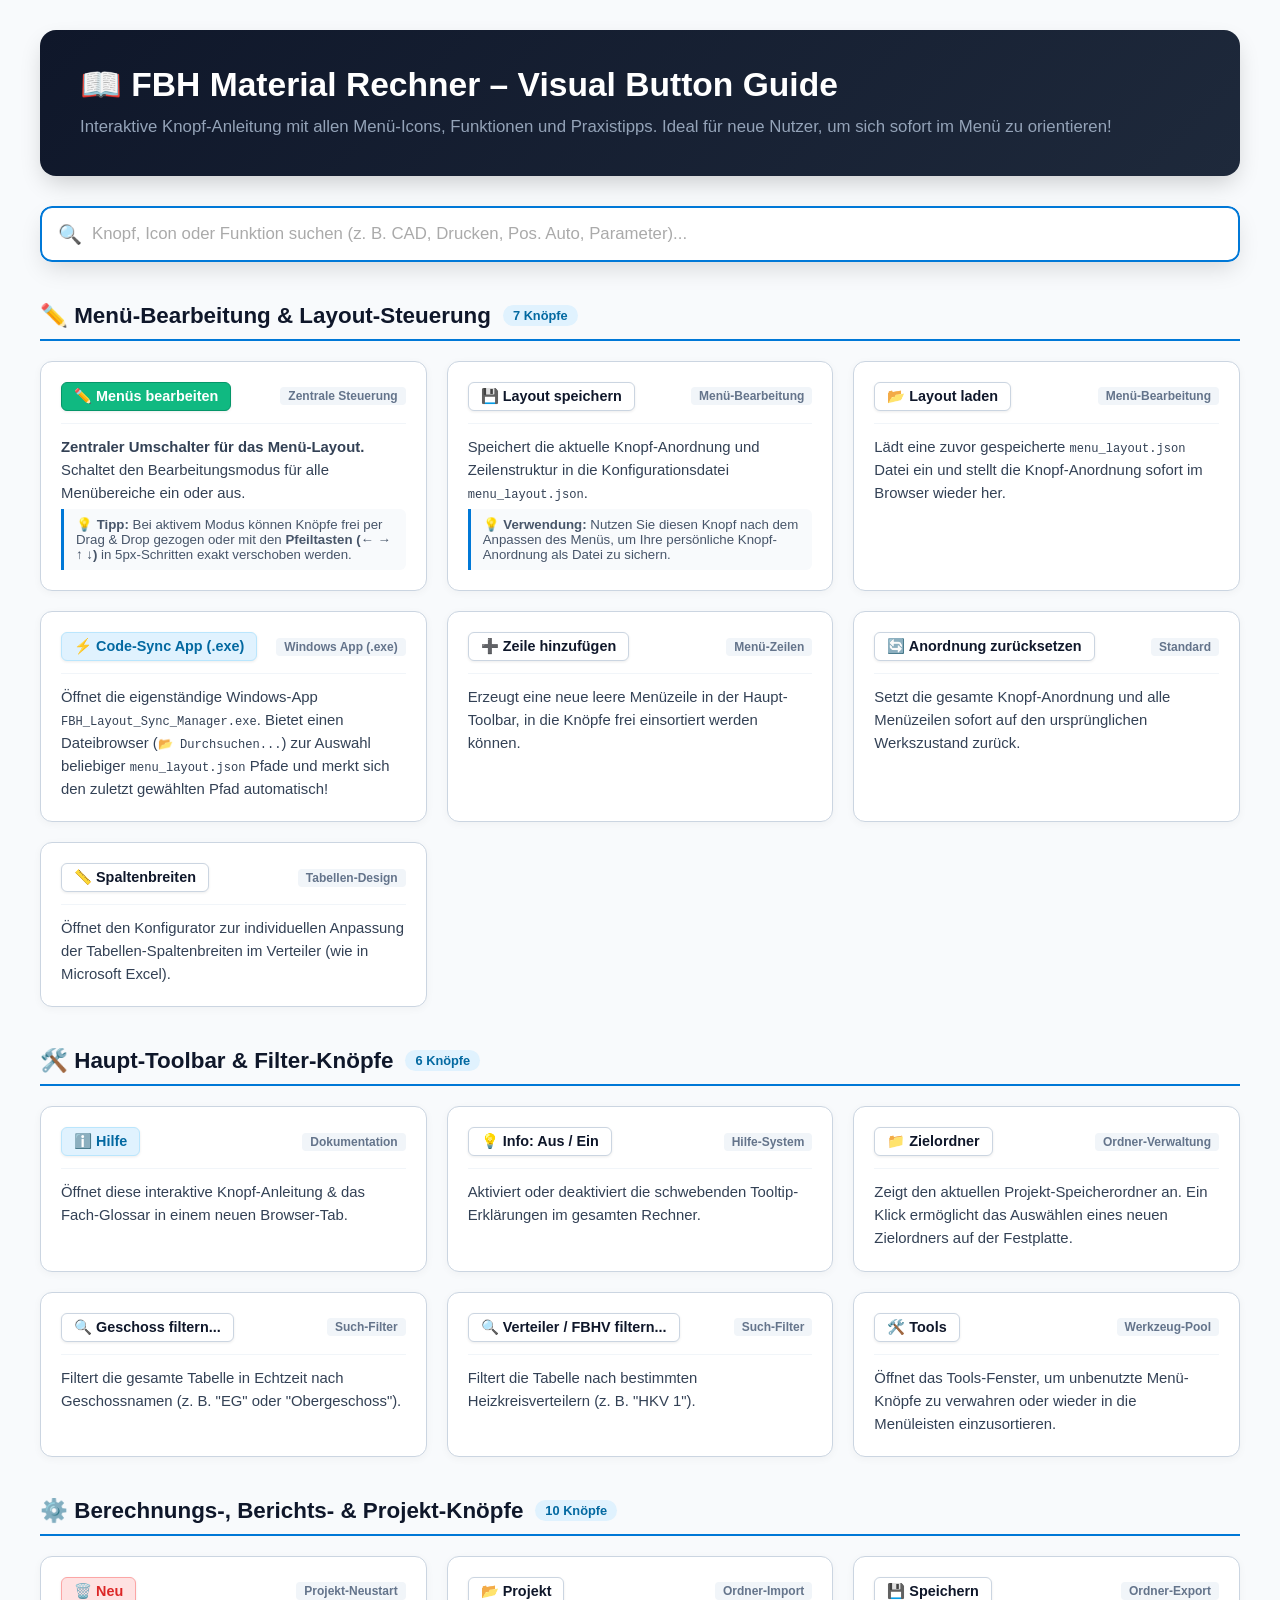
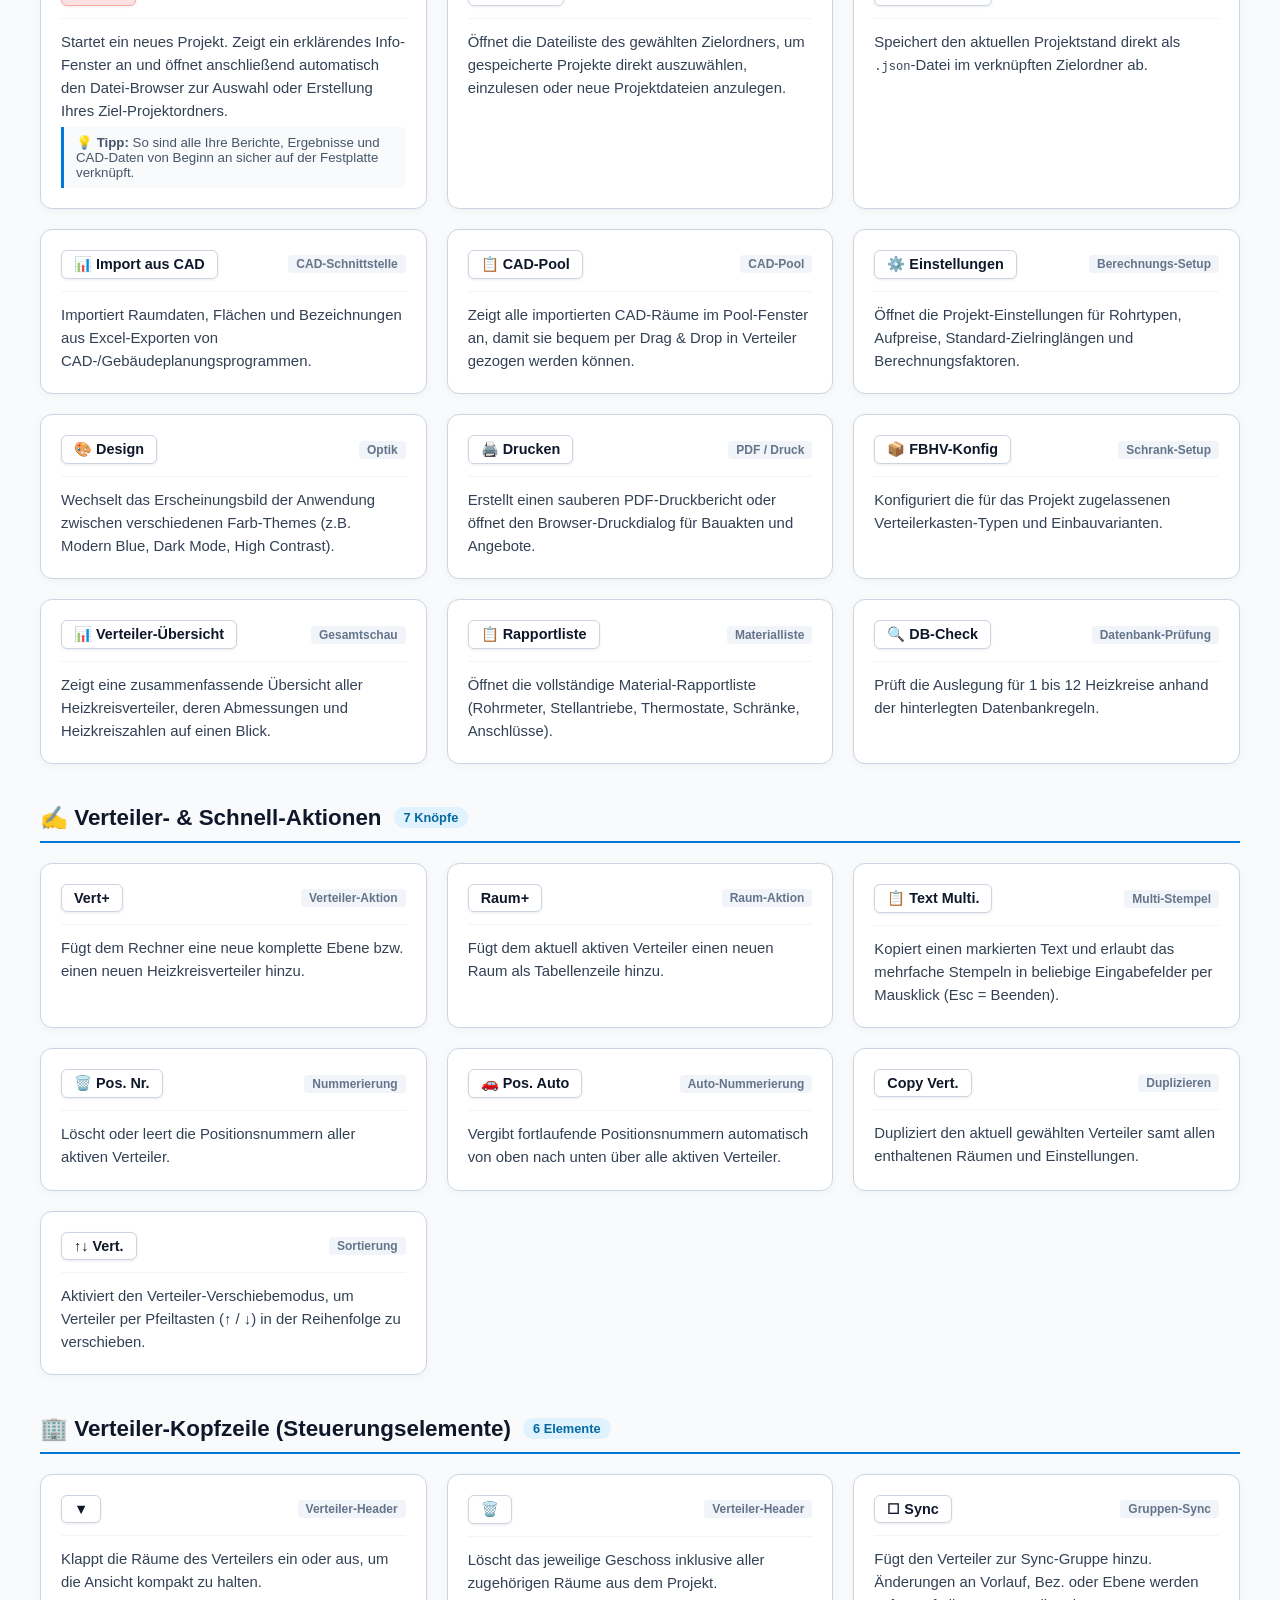
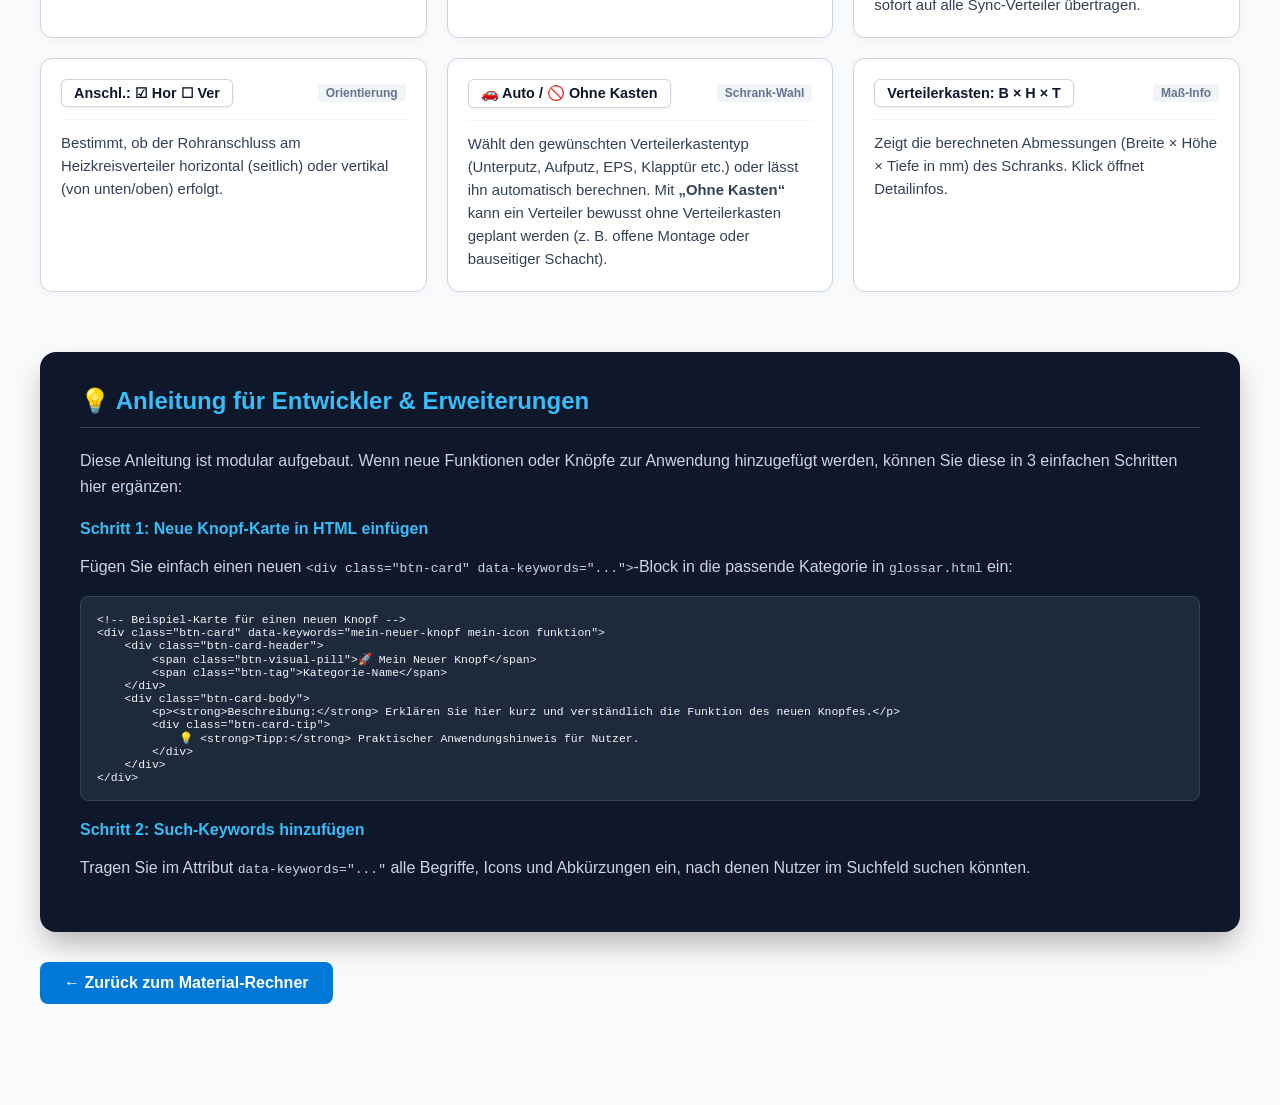
<file: glossar.html>
<!DOCTYPE html>
<html lang="de">
<head>
    <meta charset="UTF-8">
    <meta name="viewport" content="width=device-width, initial-scale=1.0">
    <title>Benutzerhandbuch & Knopf-Anleitung - FBH Material Rechner</title>
    <link rel="stylesheet" href="style.css">
    <style>
        body {
            background-color: #f8fafc;
            color: #0f172a;
            font-family: -apple-system, BlinkMacSystemFont, "Segoe UI", Roboto, Helvetica, Arial, sans-serif;
            margin: 0;
            padding: 0;
        }

        .guide-container {
            max-width: 1200px;
            margin: 30px auto;
            padding: 0 20px 60px 20px;
        }

        .guide-header {
            background: linear-gradient(135deg, #0f172a 0%, #1e293b 100%);
            color: #ffffff;
            padding: 35px 40px;
            border-radius: 16px;
            box-shadow: 0 10px 25px -5px rgba(0, 0, 0, 0.2);
            margin-bottom: 30px;
        }

        .guide-header h1 {
            margin: 0 0 10px 0;
            font-size: 2.1em;
            display: flex;
            align-items: center;
            gap: 14px;
            color: #ffffff;
            border: none;
            padding: 0;
        }

        .guide-header p {
            margin: 0;
            font-size: 1.05em;
            color: #94a3b8;
            line-height: 1.6;
        }

        /* Search & Filter Bar */
        .search-box-container {
            position: sticky;
            top: 20px;
            z-index: 100;
            margin-bottom: 30px;
        }

        .search-input-wrapper {
            position: relative;
            box-shadow: 0 10px 25px -5px rgba(0,0,0,0.15);
            border-radius: 12px;
            overflow: hidden;
        }

        .search-input {
            width: 100%;
            padding: 16px 20px 16px 50px;
            font-size: 1.05em;
            border: 2px solid #0078d7;
            border-radius: 12px;
            outline: none;
            box-sizing: border-box;
            background: #ffffff;
            color: #0f172a;
            font-weight: 500;
            transition: all 0.2s ease;
        }

        .search-input:focus {
            box-shadow: 0 0 0 4px rgba(0, 120, 215, 0.25);
        }

        .search-icon {
            position: absolute;
            left: 18px;
            top: 50%;
            transform: translateY(-50%);
            font-size: 1.2em;
            color: #0078d7;
            pointer-events: none;
        }

        /* Category Section Header */
        .category-header {
            display: flex;
            align-items: center;
            gap: 12px;
            margin: 40px 0 20px 0;
            padding-bottom: 10px;
            border-bottom: 2.5px solid #0078d7;
        }

        .category-header h2 {
            margin: 0;
            font-size: 1.4em;
            color: #0f172a;
        }

        .category-badge {
            background: #e0f2fe;
            color: #0369a1;
            padding: 3px 10px;
            border-radius: 12px;
            font-size: 0.8em;
            font-weight: 700;
        }

        /* Button Cards Grid */
        .cards-grid {
            display: grid;
            grid-template-columns: repeat(auto-fill, minmax(350px, 1fr));
            gap: 20px;
        }

        .btn-card {
            background: #ffffff;
            border: 1px solid #cbd5e1;
            border-radius: 12px;
            padding: 20px;
            box-shadow: 0 2px 8px rgba(0, 0, 0, 0.04);
            transition: transform 0.2s ease, box-shadow 0.2s ease, border-color 0.2s ease;
            display: flex;
            flex-direction: column;
            gap: 12px;
            position: relative;
        }

        .btn-card:hover {
            transform: translateY(-2px);
            box-shadow: 0 10px 20px -5px rgba(0, 0, 0, 0.1);
            border-color: #0078d7;
        }

        .btn-card-header {
            display: flex;
            align-items: center;
            justify-content: space-between;
            gap: 10px;
            border-bottom: 1px solid #f1f5f9;
            padding-bottom: 12px;
        }

        .btn-visual-pill {
            display: inline-flex;
            align-items: center;
            gap: 6px;
            padding: 5px 12px;
            background: #ffffff;
            border: 1px solid #cbd5e1;
            border-radius: 6px;
            font-size: 0.9em;
            font-weight: 700;
            color: #0f172a;
            box-shadow: 0 1px 3px rgba(0, 0, 0, 0.08);
            user-select: none;
        }

        .btn-visual-pill.btn-green {
            background: #10b981;
            color: #ffffff;
            border-color: #059669;
        }

        .btn-visual-pill.btn-red {
            background: #fee2e2;
            color: #dc2626;
            border-color: #fca5a5;
        }

        .btn-visual-pill.btn-blue {
            background: #e0f2fe;
            color: #0369a1;
            border-color: #bae6fd;
        }

        .btn-tag {
            font-size: 0.75em;
            font-weight: 700;
            color: #64748b;
            background: #f1f5f9;
            padding: 2px 8px;
            border-radius: 4px;
        }

        .btn-card-body p {
            margin: 0;
            font-size: 0.93em;
            color: #334155;
            line-height: 1.55;
        }

        .btn-card-tip {
            font-size: 0.83em;
            background: #f8fafc;
            border-left: 3px solid #0078d7;
            padding: 8px 12px;
            border-radius: 0 6px 6px 0;
            color: #475569;
            margin-top: 4px;
        }

        /* Developer Extension Section */
        .dev-section {
            background: #0f172a;
            color: #f8fafc;
            border-radius: 16px;
            padding: 35px 40px;
            margin-top: 60px;
            box-shadow: 0 15px 30px -5px rgba(0, 0, 0, 0.3);
        }

        .dev-section h2 {
            margin-top: 0;
            color: #38bdf8;
            display: flex;
            align-items: center;
            gap: 10px;
            border-bottom: 1px solid #334155;
            padding-bottom: 12px;
        }

        .dev-section p {
            color: #cbd5e1;
            line-height: 1.6;
        }

        .code-snippet {
            background: #1e293b;
            border: 1px solid #334155;
            border-radius: 8px;
            padding: 16px;
            font-family: monospace;
            font-size: 0.88em;
            color: #f1f5f9;
            overflow-x: auto;
            white-space: pre;
        }

        .back-nav {
            display: inline-flex;
            align-items: center;
            gap: 8px;
            margin-top: 30px;
            padding: 12px 24px;
            background-color: #0078d7;
            color: white;
            text-decoration: none;
            border-radius: 8px;
            font-weight: bold;
            font-size: 1.0em;
            transition: background-color 0.2s, transform 0.15s;
        }

        .back-nav:hover {
            background-color: #005a9e;
            transform: translateY(-1px);
        }

        .no-results {
            display: none;
            text-align: center;
            padding: 40px;
            background: #ffffff;
            border-radius: 12px;
            border: 1px dashed #cbd5e1;
            color: #64748b;
            font-size: 1.1em;
        }
    </style>
</head>
<body>

    <div class="guide-container">
        <!-- Header -->
        <div class="guide-header">
            <h1>📖 FBH Material Rechner – Visual Button Guide</h1>
            <p>Interaktive Knopf-Anleitung mit allen Menü-Icons, Funktionen und Praxistipps. Ideal für neue Nutzer, um sich sofort im Menü zu orientieren!</p>
        </div>

        <!-- Live Search Bar -->
        <div class="search-box-container">
            <div class="search-input-wrapper">
                <span class="search-icon">🔍</span>
                <input type="text" id="guide-search-input" class="search-input" placeholder="Knopf, Icon oder Funktion suchen (z. B. CAD, Drucken, Pos. Auto, Parameter)..." autocomplete="off">
            </div>
        </div>

        <!-- No Results Message -->
        <div id="no-results" class="no-results">
            🔍 Keine passenden Knöpfe oder Funktionen gefunden. Versuche einen anderen Suchbegriff!
        </div>

        <!-- CATEGORY 1: Menü-Bearbeitung & Layout -->
        <div class="category-block" data-category="bearbeitung">
            <div class="category-header">
                <h2>✏️ Menü-Bearbeitung & Layout-Steuerung</h2>
                <span class="category-badge">7 Knöpfe</span>
            </div>
            <div class="cards-grid">

                <div class="btn-card" data-keywords="menüs bearbeiten bearbeitung toggle layout verschieben pfeiltasten edit editmode">
                    <div class="btn-card-header">
                        <span class="btn-visual-pill btn-green">✏️ Menüs bearbeiten</span>
                        <span class="btn-tag">Zentrale Steuerung</span>
                    </div>
                    <div class="btn-card-body">
                        <p><strong>Zentraler Umschalter für das Menü-Layout.</strong> Schaltet den Bearbeitungsmodus für alle Menübereiche ein oder aus.</p>
                        <div class="btn-card-tip">
                            💡 <strong>Tipp:</strong> Bei aktivem Modus können Knöpfe frei per Drag & Drop gezogen oder mit den <strong>Pfeiltasten (← → ↑ ↓)</strong> in 5px-Schritten exakt verschoben werden.
                        </div>
                    </div>
                </div>

                <div class="btn-card" data-keywords="layout speichern menu_layout.json json export sichern">
                    <div class="btn-card-header">
                        <span class="btn-visual-pill">💾 Layout speichern</span>
                        <span class="btn-tag">Menü-Bearbeitung</span>
                    </div>
                    <div class="btn-card-body">
                        <p>Speichert die aktuelle Knopf-Anordnung und Zeilenstruktur in die Konfigurationsdatei <code>menu_layout.json</code>.</p>
                        <div class="btn-card-tip">
                            💡 <strong>Verwendung:</strong> Nutzen Sie diesen Knopf nach dem Anpassen des Menüs, um Ihre persönliche Knopf-Anordnung als Datei zu sichern.
                        </div>
                    </div>
                </div>

                <div class="btn-card" data-keywords="layout laden menu_layout.json json import wiederherstellen">
                    <div class="btn-card-header">
                        <span class="btn-visual-pill">📂 Layout laden</span>
                        <span class="btn-tag">Menü-Bearbeitung</span>
                    </div>
                    <div class="btn-card-body">
                        <p>Lädt eine zuvor gespeicherte <code>menu_layout.json</code> Datei ein und stellt die Knopf-Anordnung sofort im Browser wieder her.</p>
                    </div>
                </div>

                <div class="btn-card" data-keywords="code-sync apply_menu_layout.bat fbh_layout_sync_manager.exe executable desktop tool">
                    <div class="btn-card-header">
                        <span class="btn-visual-pill btn-blue">⚡ Code-Sync App (.exe)</span>
                        <span class="btn-tag">Windows App (.exe)</span>
                    </div>
                    <div class="btn-card-body">
                        <p>Öffnet die eigenständige Windows-App <code>FBH_Layout_Sync_Manager.exe</code>. Bietet einen Dateibrowser (<code>📂 Durchsuchen...</code>) zur Auswahl beliebiger <code>menu_layout.json</code> Pfade und merkt sich den zuletzt gewählten Pfad automatisch!</p>
                    </div>
                </div>

                <div class="btn-card" data-keywords="zeile hinzufügen zeilen row add">
                    <div class="btn-card-header">
                        <span class="btn-visual-pill">➕ Zeile hinzufügen</span>
                        <span class="btn-tag">Menü-Zeilen</span>
                    </div>
                    <div class="btn-card-body">
                        <p>Erzeugt eine neue leere Menüzeile in der Haupt-Toolbar, in die Knöpfe frei einsortiert werden können.</p>
                    </div>
                </div>

                <div class="btn-card" data-keywords="anordnung zurücksetzen reset standard layout default">
                    <div class="btn-card-header">
                        <span class="btn-visual-pill">🔄 Anordnung zurücksetzen</span>
                        <span class="btn-tag">Standard</span>
                    </div>
                    <div class="btn-card-body">
                        <p>Setzt die gesamte Knopf-Anordnung und alle Menüzeilen sofort auf den ursprünglichen Werkszustand zurück.</p>
                    </div>
                </div>

                <div class="btn-card" data-keywords="spaltenbreiten breite verteiler breiten anpassen excel">
                    <div class="btn-card-header">
                        <span class="btn-visual-pill">📏 Spaltenbreiten</span>
                        <span class="btn-tag">Tabellen-Design</span>
                    </div>
                    <div class="btn-card-body">
                        <p>Öffnet den Konfigurator zur individuellen Anpassung der Tabellen-Spaltenbreiten im Verteiler (wie in Microsoft Excel).</p>
                    </div>
                </div>

            </div>
        </div>

        <!-- CATEGORY 2: Haupt-Toolbar & Filter -->
        <div class="category-block" data-category="toolbar">
            <div class="category-header">
                <h2>🛠️ Haupt-Toolbar & Filter-Knöpfe</h2>
                <span class="category-badge">6 Knöpfe</span>
            </div>
            <div class="cards-grid">

                <div class="btn-card" data-keywords="hilfe glossar handbuch anleitung info">
                    <div class="btn-card-header">
                        <span class="btn-visual-pill btn-blue">ℹ️ Hilfe</span>
                        <span class="btn-tag">Dokumentation</span>
                    </div>
                    <div class="btn-card-body">
                        <p>Öffnet diese interaktive Knopf-Anleitung & das Fach-Glossar in einem neuen Browser-Tab.</p>
                    </div>
                </div>

                <div class="btn-card" data-keywords="info tooltip tooltips ausschalten einschalten bezeichnung">
                    <div class="btn-card-header">
                        <span class="btn-visual-pill">💡 Info: Aus / Ein</span>
                        <span class="btn-tag">Hilfe-System</span>
                    </div>
                    <div class="btn-card-body">
                        <p>Aktiviert oder deaktiviert die schwebenden Tooltip-Erklärungen im gesamten Rechner.</p>
                    </div>
                </div>

                <div class="btn-card" data-keywords="zielordner ordner pfad speichern ordnerwahl fbh_projekte">
                    <div class="btn-card-header">
                        <span class="btn-visual-pill">📁 Zielordner</span>
                        <span class="btn-tag">Ordner-Verwaltung</span>
                    </div>
                    <div class="btn-card-body">
                        <p>Zeigt den aktuellen Projekt-Speicherordner an. Ein Klick ermöglicht das Auswählen eines neuen Zielordners auf der Festplatte.</p>
                    </div>
                </div>

                <div class="btn-card" data-keywords="geschoss filtern suche eg og kg geschossname filter">
                    <div class="btn-card-header">
                        <span class="btn-visual-pill">🔍 Geschoss filtern...</span>
                        <span class="btn-tag">Such-Filter</span>
                    </div>
                    <div class="btn-card-body">
                        <p>Filtert die gesamte Tabelle in Echtzeit nach Geschossnamen (z. B. "EG" oder "Obergeschoss").</p>
                    </div>
                </div>

                <div class="btn-card" data-keywords="verteiler filtern fbhv filter suche verteilername">
                    <div class="btn-card-header">
                        <span class="btn-visual-pill">🔍 Verteiler / FBHV filtern...</span>
                        <span class="btn-tag">Such-Filter</span>
                    </div>
                    <div class="btn-card-body">
                        <p>Filtert die Tabelle nach bestimmten Heizkreisverteilern (z. B. "HKV 1").</p>
                    </div>
                </div>

                <div class="btn-card" data-keywords="tools pool verwalten ausblenden verlocken">
                    <div class="btn-card-header">
                        <span class="btn-visual-pill">🛠️ Tools</span>
                        <span class="btn-tag">Werkzeug-Pool</span>
                    </div>
                    <div class="btn-card-body">
                        <p>Öffnet das Tools-Fenster, um unbenutzte Menü-Knöpfe zu verwahren oder wieder in die Menüleisten einzusortieren.</p>
                    </div>
                </div>

            </div>
        </div>

        <!-- CATEGORY 3: Berechnungs- & Konfigurations-Knöpfe -->
        <div class="category-block" data-category="berechnung">
            <div class="category-header">
                <h2>⚙️ Berechnungs-, Berichts- & Projekt-Knöpfe</h2>
                <span class="category-badge">10 Knöpfe</span>
            </div>
            <div class="cards-grid">

                <div class="btn-card" data-keywords="neu löschen neu starten leeren projekt neu zielordner ordnerauswahl">
                    <div class="btn-card-header">
                        <span class="btn-visual-pill btn-red">🗑️ Neu</span>
                        <span class="btn-tag">Projekt-Neustart</span>
                    </div>
                    <div class="btn-card-body">
                        <p>Startet ein neues Projekt. Zeigt ein erklärendes Info-Fenster an und öffnet anschließend automatisch den Datei-Browser zur Auswahl oder Erstellung Ihres Ziel-Projektordners.</p>
                        <div class="btn-card-tip">
                            💡 <strong>Tipp:</strong> So sind alle Ihre Berichte, Ergebnisse und CAD-Daten von Beginn an sicher auf der Festplatte verknüpft.
                        </div>
                    </div>
                </div>

                <div class="btn-card" data-keywords="projekt aus ordner laden import zielordner datei öffnen">
                    <div class="btn-card-header">
                        <span class="btn-visual-pill">📂 Projekt</span>
                        <span class="btn-tag">Ordner-Import</span>
                    </div>
                    <div class="btn-card-body">
                        <p>Öffnet die Dateiliste des gewählten Zielordners, um gespeicherte Projekte direkt auszuwählen, einzulesen oder neue Projektdateien anzulegen.</p>
                    </div>
                </div>

                <div class="btn-card" data-keywords="speichern projekt in ordner sichern ordner speicherung">
                    <div class="btn-card-header">
                        <span class="btn-visual-pill">💾 Speichern</span>
                        <span class="btn-tag">Ordner-Export</span>
                    </div>
                    <div class="btn-card-body">
                        <p>Speichert den aktuellen Projektstand direkt als <code>.json</code>-Datei im verknüpften Zielordner ab.</p>
                    </div>
                </div>

                <div class="btn-card" data-keywords="import aus cad excel cd raumliste importieren">
                    <div class="btn-card-header">
                        <span class="btn-visual-pill">📊 Import aus CAD</span>
                        <span class="btn-tag">CAD-Schnittstelle</span>
                    </div>
                    <div class="btn-card-body">
                        <p>Importiert Raumdaten, Flächen und Bezeichnungen aus Excel-Exporten von CAD-/Gebäudeplanungsprogrammen.</p>
                    </div>
                </div>

                <div class="btn-card" data-keywords="cad-pool pool räume drag drop zuweisen">
                    <div class="btn-card-header">
                        <span class="btn-visual-pill">📋 CAD-Pool</span>
                        <span class="btn-tag">CAD-Pool</span>
                    </div>
                    <div class="btn-card-body">
                        <p>Zeigt alle importierten CAD-Räume im Pool-Fenster an, damit sie bequem per Drag & Drop in Verteiler gezogen werden können.</p>
                    </div>
                </div>

                <div class="btn-card" data-keywords="einstellungen parameter rohr va standard werte material">
                    <div class="btn-card-header">
                        <span class="btn-visual-pill">⚙️ Einstellungen</span>
                        <span class="btn-tag">Berechnungs-Setup</span>
                    </div>
                    <div class="btn-card-body">
                        <p>Öffnet die Projekt-Einstellungen für Rohrtypen, Aufpreise, Standard-Zielringlängen und Berechnungsfaktoren.</p>
                    </div>
                </div>

                <div class="btn-card" data-keywords="design farbe theme dunkel hell farbschema">
                    <div class="btn-card-header">
                        <span class="btn-visual-pill">🎨 Design</span>
                        <span class="btn-tag">Optik</span>
                    </div>
                    <div class="btn-card-body">
                        <p>Wechselt das Erscheinungsbild der Anwendung zwischen verschiedenen Farb-Themes (z.B. Modern Blue, Dark Mode, High Contrast).</p>
                    </div>
                </div>

                <div class="btn-card" data-keywords="drucken pdf report druckausgabe bericht druckdialog">
                    <div class="btn-card-header">
                        <span class="btn-visual-pill">🖨️ Drucken</span>
                        <span class="btn-tag">PDF / Druck</span>
                    </div>
                    <div class="btn-card-body">
                        <p>Erstellt einen sauberen PDF-Druckbericht oder öffnet den Browser-Druckdialog für Bauakten und Angebote.</p>
                    </div>
                </div>

                <div class="btn-card" data-keywords="fbhv-konfig fbhv konfiguration schrank kasten optionen">
                    <div class="btn-card-header">
                        <span class="btn-visual-pill">📦 FBHV-Konfig</span>
                        <span class="btn-tag">Schrank-Setup</span>
                    </div>
                    <div class="btn-card-body">
                        <p>Konfiguriert die für das Projekt zugelassenen Verteilerkasten-Typen und Einbauvarianten.</p>
                    </div>
                </div>

                <div class="btn-card" data-keywords="verteiler-übersicht übersicht verteiler alle auslegung summen">
                    <div class="btn-card-header">
                        <span class="btn-visual-pill">📊 Verteiler-Übersicht</span>
                        <span class="btn-tag">Gesamtschau</span>
                    </div>
                    <div class="btn-card-body">
                        <p>Zeigt eine zusammenfassende Übersicht aller Heizkreisverteiler, deren Abmessungen und Heizkreiszahlen auf einen Blick.</p>
                    </div>
                </div>

                <div class="btn-card" data-keywords="rapportliste rapport material zusammenfassung stücklisteliste">
                    <div class="btn-card-header">
                        <span class="btn-visual-pill">📋 Rapportliste</span>
                        <span class="btn-tag">Materialliste</span>
                    </div>
                    <div class="btn-card-body">
                        <p>Öffnet die vollständige Material-Rapportliste (Rohrmeter, Stellantriebe, Thermostate, Schränke, Anschlüsse).</p>
                    </div>
                </div>

                <div class="btn-card" data-keywords="db-check datenbank auslegung heizkreise prüfung">
                    <div class="btn-card-header">
                        <span class="btn-visual-pill">🔍 DB-Check</span>
                        <span class="btn-tag">Datenbank-Prüfung</span>
                    </div>
                    <div class="btn-card-body">
                        <p>Prüft die Auslegung für 1 bis 12 Heizkreise anhand der hinterlegten Datenbankregeln.</p>
                    </div>
                </div>

            </div>
        </div>

        <!-- CATEGORY 4: Verteiler- & Schnellausführung -->
        <div class="category-block" data-category="verteiler">
            <div class="category-header">
                <h2>✍️ Verteiler- & Schnell-Aktionen</h2>
                <span class="category-badge">7 Knöpfe</span>
            </div>
            <div class="cards-grid">

                <div class="btn-card" data-keywords="vert+ ebene hinzufügen geschoss neu vert">
                    <div class="btn-card-header">
                        <span class="btn-visual-pill">Vert+</span>
                        <span class="btn-tag">Verteiler-Aktion</span>
                    </div>
                    <div class="btn-card-body">
                        <p>Fügt dem Rechner eine neue komplette Ebene bzw. einen neuen Heizkreisverteiler hinzu.</p>
                    </div>
                </div>

                <div class="btn-card" data-keywords="raum+ raum hinzufügen zeile raum">
                    <div class="btn-card-header">
                        <span class="btn-visual-pill">Raum+</span>
                        <span class="btn-tag">Raum-Aktion</span>
                    </div>
                    <div class="btn-card-body">
                        <p>Fügt dem aktuell aktiven Verteiler einen neuen Raum als Tabellenzeile hinzu.</p>
                    </div>
                </div>

                <div class="btn-card" data-keywords="text multi stempel kopieren stempeln multi-paste">
                    <div class="btn-card-header">
                        <span class="btn-visual-pill">📋 Text Multi.</span>
                        <span class="btn-tag">Multi-Stempel</span>
                    </div>
                    <div class="btn-card-body">
                        <p>Kopiert einen markierten Text und erlaubt das mehrfache Stempeln in beliebige Eingabefelder per Mausklick (Esc = Beenden).</p>
                    </div>
                </div>

                <div class="btn-card" data-keywords="pos. nr. position nummer löschen leeren clear">
                    <div class="btn-card-header">
                        <span class="btn-visual-pill">🗑️ Pos. Nr.</span>
                        <span class="btn-tag">Nummerierung</span>
                    </div>
                    <div class="btn-card-body">
                        <p>Löscht oder leert die Positionsnummern aller aktiven Verteiler.</p>
                    </div>
                </div>

                <div class="btn-card" data-keywords="pos. auto nummerierung automatisch fortlaufend">
                    <div class="btn-card-header">
                        <span class="btn-visual-pill">🚗 Pos. Auto</span>
                        <span class="btn-tag">Auto-Nummerierung</span>
                    </div>
                    <div class="btn-card-body">
                        <p>Vergibt fortlaufende Positionsnummern automatisch von oben nach unten über alle aktiven Verteiler.</p>
                    </div>
                </div>

                <div class="btn-card" data-keywords="copy vert duplizieren kopieren verteiler duplikat">
                    <div class="btn-card-header">
                        <span class="btn-visual-pill">Copy Vert.</span>
                        <span class="btn-tag">Duplizieren</span>
                    </div>
                    <div class="btn-card-body">
                        <p>Dupliziert den aktuell gewählten Verteiler samt allen enthaltenen Räumen und Einstellungen.</p>
                    </div>
                </div>

                <div class="btn-card" data-keywords="↑↓ vert. verschieben oben unten pfeiltasten verteiler">
                    <div class="btn-card-header">
                        <span class="btn-visual-pill">↑↓ Vert.</span>
                        <span class="btn-tag">Sortierung</span>
                    </div>
                    <div class="btn-card-body">
                        <p>Aktiviert den Verteiler-Verschiebemodus, um Verteiler per Pfeiltasten (↑ / ↓) in der Reihenfolge zu verschieben.</p>
                    </div>
                </div>

            </div>
        </div>

        <!-- CATEGORY 5: Verteiler-Header Elemente -->
        <div class="category-block" data-category="header-elements">
            <div class="category-header">
                <h2>🏢 Verteiler-Kopfzeile (Steuerungselemente)</h2>
                <span class="category-badge">6 Elemente</span>
            </div>
            <div class="cards-grid">

                <div class="btn-card" data-keywords="einklappen ausklappen pfeil toggle geschoss">
                    <div class="btn-card-header">
                        <span class="btn-visual-pill">▼</span>
                        <span class="btn-tag">Verteiler-Header</span>
                    </div>
                    <div class="btn-card-body">
                        <p>Klappt die Räume des Verteilers ein oder aus, um die Ansicht kompakt zu halten.</p>
                    </div>
                </div>

                <div class="btn-card" data-keywords="geschoss löschen verteiler entfernen trash">
                    <div class="btn-card-header">
                        <span class="btn-visual-pill">🗑️</span>
                        <span class="btn-tag">Verteiler-Header</span>
                    </div>
                    <div class="btn-card-body">
                        <p>Löscht das jeweilige Geschoss inklusive aller zugehörigen Räume aus dem Projekt.</p>
                    </div>
                </div>

                <div class="btn-card" data-keywords="sync synchronisation markierung gruppe ctrl klick">
                    <div class="btn-card-header">
                        <span class="btn-visual-pill">☐ Sync</span>
                        <span class="btn-tag">Gruppen-Sync</span>
                    </div>
                    <div class="btn-card-body">
                        <p>Fügt den Verteiler zur Sync-Gruppe hinzu. Änderungen an Vorlauf, Bez. oder Ebene werden sofort auf alle Sync-Verteiler übertragen.</p>
                    </div>
                </div>

                <div class="btn-card" data-keywords="anschluss hor ver horizontal vertikal anschlussrichtung">
                    <div class="btn-card-header">
                        <span class="btn-visual-pill">Anschl.: ☑ Hor ☐ Ver</span>
                        <span class="btn-tag">Orientierung</span>
                    </div>
                    <div class="btn-card-body">
                        <p>Bestimmt, ob der Rohranschluss am Heizkreisverteiler horizontal (seitlich) oder vertikal (von unten/oben) erfolgt.</p>
                    </div>
                </div>

                <div class="btn-card" data-keywords="verteilerkasten kasten schrank typ auswahl ohne kasten kein kasten">
                    <div class="btn-card-header">
                        <span class="btn-visual-pill">🚗 Auto / 🚫 Ohne Kasten</span>
                        <span class="btn-tag">Schrank-Wahl</span>
                    </div>
                    <div class="btn-card-body">
                        <p>Wählt den gewünschten Verteilerkastentyp (Unterputz, Aufputz, EPS, Klapptür etc.) oder lässt ihn automatisch berechnen. Mit <strong>„Ohne Kasten“</strong> kann ein Verteiler bewusst ohne Verteilerkasten geplant werden (z. B. offene Montage oder bauseitiger Schacht).</p>
                    </div>
                </div>

                <div class="btn-card" data-keywords="kasten abmessungen maß breite höhe tiefe">
                    <div class="btn-card-header">
                        <span class="btn-visual-pill">Verteilerkasten: B × H × T</span>
                        <span class="btn-tag">Maß-Info</span>
                    </div>
                    <div class="btn-card-body">
                        <p>Zeigt die berechneten Abmessungen (Breite × Höhe × Tiefe in mm) des Schranks. Klick öffnet Detailinfos.</p>
                    </div>
                </div>

            </div>
        </div>

        <!-- DEVELOPER / MAINTAINER EXTENSION GUIDE -->
        <div class="dev-section">
            <h2>💡 Anleitung für Entwickler & Erweiterungen</h2>
            <p>Diese Anleitung ist modular aufgebaut. Wenn neue Funktionen oder Knöpfe zur Anwendung hinzugefügt werden, können Sie diese in 3 einfachen Schritten hier ergänzen:</p>

            <h4 style="color: #38bdf8; margin-bottom: 6px;">Schritt 1: Neue Knopf-Karte in HTML einfügen</h4>
            <p>Fügen Sie einfach einen neuen <code>&lt;div class="btn-card" data-keywords="..."&gt;</code>-Block in die passende Kategorie in <code>glossar.html</code> ein:</p>

            <div class="code-snippet">&lt;!-- Beispiel-Karte für einen neuen Knopf --&gt;
&lt;div class="btn-card" data-keywords="mein-neuer-knopf mein-icon funktion"&gt;
    &lt;div class="btn-card-header"&gt;
        &lt;span class="btn-visual-pill"&gt;🚀 Mein Neuer Knopf&lt;/span&gt;
        &lt;span class="btn-tag"&gt;Kategorie-Name&lt;/span&gt;
    &lt;/div&gt;
    &lt;div class="btn-card-body"&gt;
        &lt;p&gt;&lt;strong&gt;Beschreibung:&lt;/strong&gt; Erklären Sie hier kurz und verständlich die Funktion des neuen Knopfes.&lt;/p&gt;
        &lt;div class="btn-card-tip"&gt;
            💡 &lt;strong&gt;Tipp:&lt;/strong&gt; Praktischer Anwendungshinweis für Nutzer.
        &lt;/div&gt;
    &lt;/div&gt;
&lt;/div&gt;</div>

            <h4 style="color: #38bdf8; margin-top: 20px; margin-bottom: 6px;">Schritt 2: Such-Keywords hinzufügen</h4>
            <p>Tragen Sie im Attribut <code>data-keywords="..."</code> alle Begriffe, Icons und Abkürzungen ein, nach denen Nutzer im Suchfeld suchen könnten.</p>
        </div>

        <a href="index.html" class="back-nav">← Zurück zum Material-Rechner</a>
    </div>

    <!-- Interactive Client-Side Search Filter Script -->
    <script>
        document.addEventListener('DOMContentLoaded', () => {
            const searchInput = document.getElementById('guide-search-input');
            const cards = document.querySelectorAll('.btn-card');
            const categoryBlocks = document.querySelectorAll('.category-block');
            const noResultsMsg = document.getElementById('no-results');

            if (!searchInput) return;

            searchInput.addEventListener('input', (e) => {
                const query = e.target.value.toLowerCase().trim();
                let totalVisible = 0;

                cards.forEach(card => {
                    const textContent = card.textContent.toLowerCase();
                    const keywords = (card.dataset.keywords || '').toLowerCase();
                    const isMatch = textContent.includes(query) || keywords.includes(query);

                    if (isMatch) {
                        card.style.display = 'flex';
                        totalVisible++;
                    } else {
                        card.style.display = 'none';
                    }
                });

                // Hide empty categories during search
                categoryBlocks.forEach(block => {
                    const visibleCardsInBlock = block.querySelectorAll('.btn-card[style*="display: flex"]').length;
                    if (query !== '' && visibleCardsInBlock === 0) {
                        block.style.display = 'none';
                    } else {
                        block.style.display = 'block';
                    }
                });

                if (totalVisible === 0 && query !== '') {
                    noResultsMsg.style.display = 'block';
                } else {
                    noResultsMsg.style.display = 'none';
                }
            });
        });
    </script>
</body>
</html>
</file>
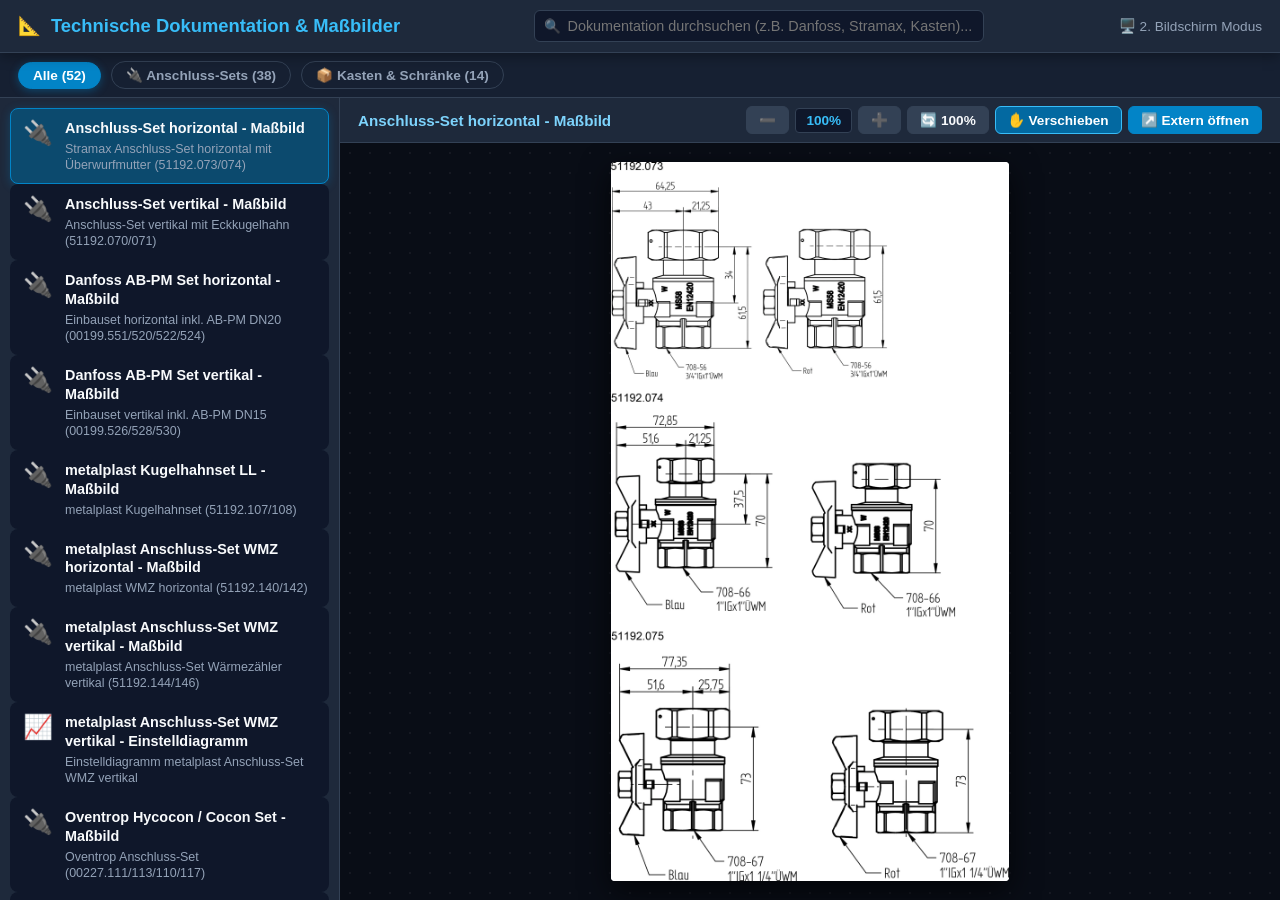
<file: tech_doku_popup.html>
<!DOCTYPE html>
<html lang="de">
<head>
    <meta charset="UTF-8">
    <meta name="viewport" content="width=device-width, initial-scale=1.0">
    <title>Technische Dokumentation & Maßbilder</title>
    <style>
        :root {
            --bg-dark: #0f172a;
            --bg-panel: #1e293b;
            --bg-card: #334155;
            --bg-hover: #475569;
            --accent: #0284c7;
            --accent-hover: #0369a1;
            --text-light: #f8fafc;
            --text-muted: #94a3b8;
            --border: #334155;
        }

        * {
            box-sizing: border-box;
            margin: 0;
            padding: 0;
            user-select: none;
            -webkit-user-select: none;
        }

        body {
            font-family: 'Segoe UI', Tahoma, Geneva, Verdana, sans-serif;
            background-color: var(--bg-dark);
            color: var(--text-light);
            height: 100vh;
            display: flex;
            flex-direction: column;
            overflow: hidden;
        }

        /* Header Bar */
        .header {
            background-color: var(--bg-panel);
            padding: 10px 18px;
            display: flex;
            align-items: center;
            justify-content: space-between;
            border-bottom: 1px solid var(--border);
            gap: 15px;
            box-shadow: 0 4px 12px rgba(0,0,0,0.3);
            z-index: 10;
        }

        .header-title {
            display: flex;
            align-items: center;
            gap: 10px;
            font-size: 1.15em;
            font-weight: 700;
            color: #38bdf8;
            white-space: nowrap;
        }

        .search-box {
            flex: 1;
            max-width: 450px;
            position: relative;
        }

        .search-box input {
            width: 100%;
            padding: 7px 12px 7px 32px;
            border-radius: 6px;
            border: 1px solid var(--border);
            background-color: var(--bg-dark);
            color: var(--text-light);
            font-size: 0.9em;
            outline: none;
            transition: border-color 0.2s;
            user-select: text;
            -webkit-user-select: text;
        }

        .search-box input:focus {
            border-color: var(--accent);
        }

        .search-box::before {
            content: '🔍';
            position: absolute;
            left: 10px;
            top: 50%;
            transform: translateY(-50%);
            font-size: 0.85em;
            opacity: 0.6;
        }

        /* Filter Pills Bar */
        .filter-bar {
            background-color: #162032;
            padding: 8px 18px;
            display: flex;
            align-items: center;
            gap: 10px;
            border-bottom: 1px solid var(--border);
        }

        .cat-btn {
            background: transparent;
            border: 1px solid var(--border);
            color: var(--text-muted);
            padding: 5px 14px;
            border-radius: 20px;
            font-size: 0.85em;
            font-weight: 600;
            cursor: pointer;
            transition: all 0.2s;
        }

        .cat-btn:hover {
            background-color: var(--bg-card);
            color: var(--text-light);
        }

        .cat-btn.active {
            background-color: var(--accent);
            color: #ffffff;
            border-color: var(--accent);
            box-shadow: 0 2px 8px rgba(2, 132, 199, 0.4);
        }

        /* Main Workspace Split View */
        .workspace {
            display: flex;
            flex: 1;
            overflow: hidden;
            position: relative;
        }

        /* Left Sidebar: Document List */
        .sidebar {
            width: 340px;
            min-width: 280px;
            max-width: 420px;
            background-color: var(--bg-panel);
            border-right: 1px solid var(--border);
            overflow-y: auto;
            padding: 10px;
            display: flex;
            flex-direction: column;
            gap: 8px;
        }

        .doc-item {
            display: flex;
            align-items: flex-start;
            gap: 12px;
            padding: 10px 12px;
            border-radius: 8px;
            background-color: var(--bg-dark);
            border: 1px solid transparent;
            cursor: pointer;
            transition: all 0.2s;
        }

        .doc-item:hover {
            background-color: var(--bg-card);
            transform: translateX(2px);
        }

        .doc-item.active {
            background-color: #0c4a6e;
            border-color: var(--accent);
            box-shadow: 0 2px 10px rgba(2, 132, 199, 0.3);
        }

        .doc-icon {
            font-size: 1.5em;
            line-height: 1;
            padding-top: 2px;
        }

        .doc-info {
            flex: 1;
            display: flex;
            flex-direction: column;
            gap: 3px;
        }

        .doc-title {
            font-size: 0.9em;
            font-weight: 600;
            color: var(--text-light);
            line-height: 1.3;
        }

        .doc-subtitle {
            font-size: 0.78em;
            color: var(--text-muted);
            line-height: 1.3;
        }

        /* Right Pane: Viewer Area */
        .viewer-pane {
            flex: 1;
            display: flex;
            flex-direction: column;
            background-color: #090d16;
            position: relative;
            overflow: hidden;
        }

        /* Viewer Toolbar */
        .viewer-toolbar {
            background-color: var(--bg-panel);
            padding: 8px 18px;
            display: flex;
            align-items: center;
            justify-content: space-between;
            border-bottom: 1px solid var(--border);
            gap: 12px;
        }

        .doc-header-title {
            font-size: 0.95em;
            font-weight: 700;
            color: #7dd3fc;
            white-space: nowrap;
            overflow: hidden;
            text-overflow: ellipsis;
        }

        .controls {
            display: flex;
            align-items: center;
            gap: 6px;
        }

        .ctrl-btn {
            background-color: var(--bg-card);
            color: var(--text-light);
            border: 1px solid var(--border);
            padding: 5px 12px;
            border-radius: 6px;
            font-size: 0.85em;
            font-weight: 600;
            cursor: pointer;
            display: inline-flex;
            align-items: center;
            gap: 4px;
            transition: all 0.15s;
        }

        .ctrl-btn:hover {
            background-color: var(--bg-hover);
            border-color: #64748b;
        }

        .ctrl-btn.active {
            background-color: #0369a1;
            border-color: #38bdf8;
            color: #ffffff;
        }

        .zoom-badge {
            background-color: var(--bg-dark);
            padding: 4px 10px;
            border-radius: 4px;
            font-size: 0.85em;
            font-weight: 700;
            color: #38bdf8;
            border: 1px solid var(--border);
            min-width: 55px;
            text-align: center;
        }

        .ext-link {
            text-decoration: none;
            color: #ffffff;
            background-color: #0284c7;
            border-color: #0284c7;
        }

        .ext-link:hover {
            background-color: #0369a1;
        }

        /* Canvas / Display Container */
        .canvas-container {
            flex: 1;
            position: relative;
            overflow: hidden;
            display: flex;
            align-items: center;
            justify-content: center;
            cursor: grab;
            background-image: radial-gradient(rgba(255, 255, 255, 0.05) 1px, transparent 1px);
            background-size: 20px 20px;
        }

        .canvas-container.grabbing {
            cursor: grabbing !important;
        }

        .img-wrapper {
            position: absolute;
            transition: transform 0.05s ease-out;
            transform-origin: center center;
            display: flex;
            align-items: center;
            justify-content: center;
            box-shadow: 0 10px 30px rgba(0,0,0,0.7);
            border-radius: 4px;
            background-color: #ffffff;
        }

        .img-wrapper img {
            max-width: 90vw;
            max-height: 80vh;
            object-fit: contain;
            display: block;
            border-radius: 4px;
            pointer-events: none;
        }

        .placeholder {
            text-align: center;
            color: var(--text-muted);
            padding: 30px;
        }
    </style>
</head>
<body>

    <!-- Header -->
    <div class="header">
        <div class="header-title">
            <span>📐</span> Technische Dokumentation & Maßbilder
        </div>
        <div class="search-box">
            <input type="text" id="search-input" placeholder="Dokumentation durchsuchen (z.B. Danfoss, Stramax, Kasten)...">
        </div>
        <div style="font-size: 0.85em; color: var(--text-muted);">
            🖥️ 2. Bildschirm Modus
        </div>
    </div>

    <!-- Filter Bar -->
    <div class="filter-bar">
        <button type="button" class="cat-btn active" data-cat="all">Alle (<span id="count-all">0</span>)</button>
        <button type="button" class="cat-btn" data-cat="anschluss_sets">🔌 Anschluss-Sets (<span id="count-anschluss">0</span>)</button>
        <button type="button" class="cat-btn" data-cat="kasten">📦 Kasten & Schränke (<span id="count-kasten">0</span>)</button>
    </div>

    <!-- Main Workspace -->
    <div class="workspace">
        <!-- Sidebar -->
        <div class="sidebar">
            <div id="doc-list"></div>
        </div>

        <!-- Viewer Pane -->
        <div class="viewer-pane">
            <div class="viewer-toolbar">
                <div id="doc-title" class="doc-header-title">Kein Dokument ausgewählt</div>
                <div class="controls">
                    <button type="button" id="btn-zoom-out" class="ctrl-btn" title="Verkleinern (Zoom - / Mausrad unten)">➖</button>
                    <span id="zoom-level" class="zoom-badge">100%</span>
                    <button type="button" id="btn-zoom-in" class="ctrl-btn" title="Vergrößern (Zoom + / Mausrad oben)">➕</button>
                    <button type="button" id="btn-zoom-reset" class="ctrl-btn" title="Zoom 100%">🔄 100%</button>
                    <button type="button" id="btn-pan" class="ctrl-btn active" title="Verschiebe-Modus">✋ Verschieben</button>
                    <a id="btn-open-ext" href="#" target="_blank" class="ctrl-btn ext-link" title="Bild in neuem Tab öffnen">↗️ Extern öffnen</a>
                </div>
            </div>

            <div id="canvas-container" class="canvas-container">
                <div class="placeholder">
                    <span style="font-size: 3.5em; display: block; margin-bottom: 12px;">📑</span>
                    <span style="font-size: 1.1em; font-weight: 600;">Bitte wählen Sie links eine Dokumentation oder ein Maßbild aus.</span>
                </div>
            </div>
        </div>
    </div>

    <script>
        const TECH_DOKU_DATABASE = [
            // Anschluss-Sets (Bilder & PDFs)
            {
                id: "anschl_set_horiz_jpg",
                title: "Anschluss-Set horizontal - Maßbild",
                subtitle: "Stramax Anschluss-Set horizontal mit Überwurfmutter (51192.073/074)",
                category: "anschluss_sets",
                type: "jpg",
                path: "Zus Doku/Anschluss_Sets/Anschluss-Set_horizontal/Massbild Stramax Anschluss-Set horizontal mit Überwurfmutter.jpg",
                icon: "🔌"
            },
            {
                id: "anschl_set_vert_jpg",
                title: "Anschluss-Set vertikal - Maßbild",
                subtitle: "Anschluss-Set vertikal mit Eckkugelhahn (51192.070/071)",
                category: "anschluss_sets",
                type: "jpg",
                path: "Zus Doku/Anschluss_Sets/Anschluss-Set_vertikal/Massbild Anschluss-Set vertikal mit Eckkugelhahn.jpg",
                icon: "🔌"
            },
            {
                id: "danfoss_horiz_jpg",
                title: "Danfoss AB-PM Set horizontal - Maßbild",
                subtitle: "Einbauset horizontal inkl. AB-PM DN20 (00199.551/520/522/524)",
                category: "anschluss_sets",
                type: "jpg",
                path: "Zus Doku/Anschluss_Sets/Danfoss_AB-PM_Set_horizontal/Einbauset horizontal inkl_ AB-PM.jpg",
                icon: "🔌"
            },
            {
                id: "danfoss_vert_jpg",
                title: "Danfoss AB-PM Set vertikal - Maßbild",
                subtitle: "Einbauset vertikal inkl. AB-PM DN15 (00199.526/528/530)",
                category: "anschluss_sets",
                type: "jpg",
                path: "Zus Doku/Anschluss_Sets/Danfoss_AB-PM_Set_vertikal/Einbauset vertikal inkl_ AB-PM.jpg",
                icon: "🔌"
            },
            {
                id: "mp_kugelhahn_jpg",
                title: "metalplast Kugelhahnset LL - Maßbild",
                subtitle: "metalplast Kugelhahnset (51192.107/108)",
                category: "anschluss_sets",
                type: "jpg",
                path: "Zus Doku/Anschluss_Sets/metalplast_Kugelhahnset/Massbild metalplast Kugelhahnset LL.jpg",
                icon: "🔌"
            },
            {
                id: "mp_wmz_horiz_jpg",
                title: "metalplast Anschluss-Set WMZ horizontal - Maßbild",
                subtitle: "metalplast WMZ horizontal (51192.140/142)",
                category: "anschluss_sets",
                type: "jpg",
                path: "Zus Doku/Anschluss_Sets/metalplast_WMZ_horizontal/Massbild metalplast Anschluss-Set WMZ horizontal.jpg",
                icon: "🔌"
            },
            {
                id: "mp_wmz_vert_jpg",
                title: "metalplast Anschluss-Set WMZ vertikal - Maßbild",
                subtitle: "metalplast Anschluss-Set Wärmezähler vertikal (51192.144/146)",
                category: "anschluss_sets",
                type: "jpg",
                path: "Zus Doku/Anschluss_Sets/metalplast_WMZ_vertikal/Massbild metalplast Anschluss-Set Wärmezähler vertikal.jpg",
                icon: "🔌"
            },
            {
                id: "mp_wmz_vert_diag_jpg",
                title: "metalplast Anschluss-Set WMZ vertikal - Einstelldiagramm",
                subtitle: "Einstelldiagramm metalplast Anschluss-Set WMZ vertikal",
                category: "anschluss_sets",
                type: "jpg",
                path: "Zus Doku/Anschluss_Sets/metalplast_WMZ_vertikal/Einstelldiagramm metalplast Anschluss-Set WMZ vertikal.jpg",
                icon: "📈"
            },
            {
                id: "oventrop_set_jpg",
                title: "Oventrop Hycocon / Cocon Set - Maßbild",
                subtitle: "Oventrop Anschluss-Set (00227.111/113/110/117)",
                category: "anschluss_sets",
                type: "jpg",
                path: "Zus Doku/Anschluss_Sets/oventrop_Hycocon_Cocon_Sets/Massbild Oventrop Anschluss-Set.jpg",
                icon: "🔌"
            },
            {
                id: "stramax_horiz_jpg",
                title: "Stramax Garnitur horizontal - Maßbild",
                subtitle: "Anschlussgarnitur horizontal mit Wärmemengenmessung (51191.101/102)",
                category: "anschluss_sets",
                type: "jpg",
                path: "Zus Doku/Anschluss_Sets/Stramax_Garnitur_horizontal/Massbild Anschlussgarnitur horizontal mit Wärmemengenmessung.jpg",
                icon: "🔌"
            },
            {
                id: "stramax_vert_jpg",
                title: "Stramax Garnitur vertikal - Maßbild",
                subtitle: "Anschlussgarnitur vertikal mit Wärmemengenmessung (51191.105/106)",
                category: "anschluss_sets",
                type: "jpg",
                path: "Zus Doku/Anschluss_Sets/Stramax_Garnitur_vertikal/Massbild Anschlussgarnitur vertikal mit Wärmemengenmessung.jpg",
                icon: "🔌"
            },
            {
                id: "stramax_versal1_jpg",
                title: "Stramax Versal 1 Garnitur - Maßbild",
                subtitle: "Anschlussgarnitur Versal 1 - 130mm (51191.117)",
                category: "anschluss_sets",
                type: "jpg",
                path: "Zus Doku/Anschluss_Sets/Stramax_Versal_1_Garnitur/Massbild Anschlussgarnitur Versal 1_-130mm.jpg",
                icon: "🔌"
            },
            {
                id: "stramax_versal_diag_jpg",
                title: "Stramax Versal Garnitur - Einstelldiagramm",
                subtitle: "Einstelldiagramm Garnitur Versal",
                category: "anschluss_sets",
                type: "jpg",
                path: "Zus Doku/Anschluss_Sets/Stramax_Versal_1_Garnitur/Einstelldiagramm Garnitur Versal.jpg",
                icon: "📈"
            },
            {
                id: "ta_compact_horiz_jpg",
                title: "TA-Compact-DP Set horizontal - Maßbild",
                subtitle: "TA-Compact-DP Set horizontal (00434.690/680/693)",
                category: "anschluss_sets",
                type: "jpg",
                path: "Zus Doku/Anschluss_Sets/TA-Compact_DP_P_Sets/Massbild TA-Compact-DP Set horizontal.jpg",
                icon: "🔌"
            },
            {
                id: "ta_compact_pdf",
                title: "TA-Compact Sets - Datenblatt",
                subtitle: "Datenblatt TA-Compact Sets",
                category: "anschluss_sets",
                type: "jpg",
                path: "Zus Doku/Anschluss_Sets/TA-Compact_DP_P_Sets/Datenblatt TA-Compact Sets_7.jpg",
                icon: "📄"
            },
            {
                id: "wmz_set_horiz_jpg",
                title: "WMZ-Set horizontal - Maßbild",
                subtitle: "Stramax Anschluss-Set Wärmemesszähler horizontal (51192.061/062)",
                category: "anschluss_sets",
                type: "jpg",
                path: "Zus Doku/Anschluss_Sets/WMZ-Set_horizontal/Massbild Stramax Anschluss-Set Wärmemesszähler horizontal.jpg",
                icon: "🔌"
            },
            {
                id: "wmz_set_vert_jpg",
                title: "WMZ-Set vertikal - Maßbild",
                subtitle: "Stramax Anschluss-Set Wärmemesszähler vertikal (51192.064/065)",
                category: "anschluss_sets",
                type: "jpg",
                path: "Zus Doku/Anschluss_Sets/WMZ-Set_vertikal/Massbild Stramax Anschluss-Set Wärmemesszähler vertikal.jpg",
                icon: "🔌"
            },
            // Anschluss-Sets Fotos
            {
                id: "photo_kugelhahnset",
                title: "metalplast Kugelhahnset - Foto",
                subtitle: "Produktfoto metalplast Kugelhahnset (51192.107/108)",
                category: "anschluss_sets",
                type: "png",
                path: "Zus Doku/Anschluss_Sets/Fotos/metalplast_Kugelhahnset.png",
                icon: "🖼️"
            },
            {
                id: "photo_wmz_horiz_mp",
                title: "metalplast Anschluss-Set WMZ horizontal - Foto",
                subtitle: "Produktfoto metalplast WMZ horizontal (51192.140/142)",
                category: "anschluss_sets",
                type: "png",
                path: "Zus Doku/Anschluss_Sets/Fotos/metalplast_Anschluss-Set_WMZ_horizontal.png",
                icon: "🖼️"
            },
            {
                id: "photo_wmz_vert_mp",
                title: "metalplast Anschluss-Set WMZ vertikal - Foto",
                subtitle: "Produktfoto metalplast WMZ vertikal (51192.144/146)",
                category: "anschluss_sets",
                type: "png",
                path: "Zus Doku/Anschluss_Sets/Fotos/metalplast_Anschluss-Set_WMZ_vertikal.png",
                icon: "🖼️"
            },
            {
                id: "photo_winkel_wmz_vert_mp",
                title: "Winkel zu metalplast WMZ vertikal - Foto",
                subtitle: "Produktfoto Winkel zu metalplast WMZ vertikal (51192.130)",
                category: "anschluss_sets",
                type: "png",
                path: "Zus Doku/Anschluss_Sets/Fotos/Winkel_zu_metalplast_Anschluss-Set_WMZ_vertikal.png",
                icon: "🖼️"
            },
            {
                id: "photo_anschluss_horiz",
                title: "Anschluss-Set horizontal - Foto",
                subtitle: "Produktfoto Anschluss-Set horizontal (51192.073/074)",
                category: "anschluss_sets",
                type: "png",
                path: "Zus Doku/Anschluss_Sets/Fotos/Anschluss-Set_horizontal.png",
                icon: "🖼️"
            },
            {
                id: "photo_anschluss_vert",
                title: "Anschluss-Set vertikal - Foto",
                subtitle: "Produktfoto Anschluss-Set vertikal (51192.070/071)",
                category: "anschluss_sets",
                type: "png",
                path: "Zus Doku/Anschluss_Sets/Fotos/Anschluss-Set_vertikal.png",
                icon: "🖼️"
            },
            {
                id: "photo_wmz_horiz",
                title: "WMZ-Set horizontal - Foto",
                subtitle: "Produktfoto WMZ-Set horizontal (51192.061/062)",
                category: "anschluss_sets",
                type: "png",
                path: "Zus Doku/Anschluss_Sets/Fotos/WMZ-Set_horizontal.png",
                icon: "🖼️"
            },
            {
                id: "photo_wmz_vert",
                title: "WMZ-Set vertikal - Foto",
                subtitle: "Produktfoto WMZ-Set vertikal (51192.064/065)",
                category: "anschluss_sets",
                type: "png",
                path: "Zus Doku/Anschluss_Sets/Fotos/WMZ-Set_vertikal.png",
                icon: "🖼️"
            },
            {
                id: "photo_stramax_horiz",
                title: "Stramax Garnitur horizontal - Foto",
                subtitle: "Produktfoto Stramax Garnitur horizontal (51191.101/102)",
                category: "anschluss_sets",
                type: "png",
                path: "Zus Doku/Anschluss_Sets/Fotos/Stramax_Garnitur_horizontal.png",
                icon: "🖼️"
            },
            {
                id: "photo_stramax_vert",
                title: "Stramax Garnitur vertikal - Foto",
                subtitle: "Produktfoto Stramax Garnitur vertikal (51191.105/106)",
                category: "anschluss_sets",
                type: "png",
                path: "Zus Doku/Anschluss_Sets/Fotos/Stramax_Garnitur_vertikal.png",
                icon: "🖼️"
            },
            {
                id: "photo_stramax_versal1",
                title: "Stramax Versal 1 Garnitur - Foto",
                subtitle: "Produktfoto Stramax Versal 1 Garnitur (51191.117)",
                category: "anschluss_sets",
                type: "png",
                path: "Zus Doku/Anschluss_Sets/Fotos/Stramax_Versal_1_Garnitur.png",
                icon: "🖼️"
            },
            {
                id: "photo_danfoss_horiz",
                title: "Danfoss AB-PM Set horizontal - Foto",
                subtitle: "Produktfoto Danfoss AB-PM Set horizontal (00199.520..)",
                category: "anschluss_sets",
                type: "png",
                path: "Zus Doku/Anschluss_Sets/Fotos/Danfoss_AB-PM_Set_horizontal.png",
                icon: "🖼️"
            },
            {
                id: "photo_danfoss_vert",
                title: "Danfoss AB-PM Set vertikal - Foto",
                subtitle: "Produktfoto Danfoss AB-PM Set vertikal (00199.526..)",
                category: "anschluss_sets",
                type: "png",
                path: "Zus Doku/Anschluss_Sets/Fotos/Danfoss_AB-PM_Set_vertikal.png",
                icon: "🖼️"
            },
            {
                id: "photo_oventrop_hycocon_horiz",
                title: "oventrop Hycocon VTZ horizontal - Foto",
                subtitle: "Produktfoto oventrop Hycocon VTZ horizontal (00227.111..)",
                category: "anschluss_sets",
                type: "png",
                path: "Zus Doku/Anschluss_Sets/Fotos/oventrop_Hycocon_VTZ_horizontal.png",
                icon: "🖼️"
            },
            {
                id: "photo_oventrop_cocon_horiz",
                title: "oventrop Cocon QTZ / QDP horizontal - Foto",
                subtitle: "Produktfoto oventrop Cocon QTZ / QDP horizontal (00227.117..)",
                category: "anschluss_sets",
                type: "png",
                path: "Zus Doku/Anschluss_Sets/Fotos/oventrop_Cocon_QTZ_QDP_horizontal.png",
                icon: "🖼️"
            },
            {
                id: "photo_oventrop_hycocon_vert",
                title: "oventrop Hycocon VTZ vertikal - Foto",
                subtitle: "Produktfoto oventrop Hycocon VTZ vertikal (00227.110..)",
                category: "anschluss_sets",
                type: "png",
                path: "Zus Doku/Anschluss_Sets/Fotos/oventrop_Hycocon_VTZ_vertikal.png",
                icon: "🖼️"
            },
            {
                id: "photo_oventrop_cocon_vert",
                title: "oventrop Cocon QTZ / QDP vertikal - Foto",
                subtitle: "Produktfoto oventrop Cocon QTZ / QDP vertikal (00227.116..)",
                category: "anschluss_sets",
                type: "png",
                path: "Zus Doku/Anschluss_Sets/Fotos/oventrop_Cocon_QTZ_QDP_vertikal.png",
                icon: "🖼️"
            },
            {
                id: "photo_ta_compact_dp_horiz",
                title: "TA-Compact-DP Set horizontal - Foto",
                subtitle: "Produktfoto TA-Compact-DP Set horizontal (00434.690..)",
                category: "anschluss_sets",
                type: "png",
                path: "Zus Doku/Anschluss_Sets/Fotos/TA-Compact-DP_Set_horizontal.png",
                icon: "🖼️"
            },
            {
                id: "photo_ta_compact_p_horiz",
                title: "TA-Compact-P Set horizontal - Foto",
                subtitle: "Produktfoto TA-Compact-P Set horizontal (00434.680..)",
                category: "anschluss_sets",
                type: "png",
                path: "Zus Doku/Anschluss_Sets/Fotos/TA-Compact-P_Set_horizontal.png",
                icon: "🖼️"
            },
            {
                id: "photo_ta_compact_dp_vert",
                title: "TA-Compact-DP Set vertikal - Foto",
                subtitle: "Produktfoto TA-Compact-DP Set vertikal (00434.693..)",
                category: "anschluss_sets",
                type: "png",
                path: "Zus Doku/Anschluss_Sets/Fotos/TA-Compact-DP_Set_vertikal.png",
                icon: "🖼️"
            },
            {
                id: "photo_ta_compact_p_vert",
                title: "TA-Compact-P Set vertikal - Foto",
                subtitle: "Produktfoto TA-Compact-P Set vertikal (00434.683..)",
                category: "anschluss_sets",
                type: "png",
                path: "Zus Doku/Anschluss_Sets/Fotos/TA-Compact-P_Set_vertikal.png",
                icon: "🖼️"
            },
            // Kasten & Schränke
            {
                id: "kasten_beton_125",
                title: "Beton-Kasten 125 (UP 125mm) - Maßbild",
                subtitle: "Maßbild Unterputz Beton-Kasten Tiefe 125mm",
                category: "kasten",
                type: "jpg",
                path: "Zus Doku/Kasten/Massbild_Beton-Kasten_125.jpg",
                icon: "📦"
            },
            {
                id: "kasten_beton_150",
                title: "Beton-Kasten 150 (UP 150mm) - Maßbild",
                subtitle: "Maßbild Unterputz Beton-Kasten Tiefe 150mm",
                category: "kasten",
                type: "jpg",
                path: "Zus Doku/Kasten/Massbild_Beton-Kasten_150.jpg",
                icon: "📦"
            },
            {
                id: "kasten_blech_teleskop",
                title: "Blech-Teleskopkasten (UP) - Maßbild",
                subtitle: "Maßbild Unterputz Blech-Teleskopkasten",
                category: "kasten",
                type: "jpg",
                path: "Zus Doku/Kasten/Massbild_Blech-Teleskopkasten.jpg",
                icon: "📦"
            },
            {
                id: "kasten_eps_boden",
                title: "EPS-Boden Kasten - Maßbild",
                subtitle: "Maßbild EPS-Boden Verteilerkasten",
                category: "kasten",
                type: "jpg",
                path: "Zus Doku/Kasten/Massbild_EPS-Boden_Kasten.jpg",
                icon: "📦"
            },
            {
                id: "kasten_eps_wand",
                title: "EPS-Wand Kasten - Maßbild",
                subtitle: "Maßbild Unterputz EPS-Wand Kasten",
                category: "kasten",
                type: "jpg",
                path: "Zus Doku/Kasten/Massbild_EPS-Wand_Kasten.jpg",
                icon: "📦"
            },
            {
                id: "kasten_klapptuer_weiss",
                title: "Klapptür weiss - Maßbild",
                subtitle: "Maßbild Klapptür weiss",
                category: "kasten",
                type: "jpg",
                path: "Zus Doku/Kasten/Massbild_Klapptuere_weiss.jpg",
                icon: "🚪"
            },
            {
                id: "kasten_stahlblech",
                title: "Stahlblechkasten (AP/UP) - Maßbild",
                subtitle: "Maßbild Aufputz/Unterputz Stahlblechkasten",
                category: "kasten",
                type: "jpg",
                path: "Zus Doku/Kasten/Massbild_Stahlblechkasten.jpg",
                icon: "📦"
            },
            // Kasten Produktfotos
            {
                id: "photo_kasten_beton_125",
                title: "Beton-Kasten 125 - Foto",
                subtitle: "Produktfoto metalplast-Stramax Beton-Kasten 125",
                category: "kasten",
                type: "png",
                path: "Zus Doku/Kasten/Bilder/metalplast_Beton-Kasten_125.png",
                icon: "🖼️"
            },
            {
                id: "photo_kasten_beton_150",
                title: "Beton-Kasten 150 - Foto",
                subtitle: "Produktfoto metalplast-Stramax Beton-Kasten 150",
                category: "kasten",
                type: "png",
                path: "Zus Doku/Kasten/Bilder/metalplast_Beton-Kasten_150.png",
                icon: "🖼️"
            },
            {
                id: "photo_kasten_eps_wand",
                title: "EPS-Wand Kasten - Foto",
                subtitle: "Produktfoto metalplast-Stramax EPS-Wand Kasten",
                category: "kasten",
                type: "png",
                path: "Zus Doku/Kasten/Bilder/metalplast_EPS-Wand_Kasten.png",
                icon: "🖼️"
            },
            {
                id: "photo_kasten_blech_teleskop",
                title: "Blech-Teleskopkasten - Foto",
                subtitle: "Produktfoto metalplast-Stramax Blech-Teleskopkasten",
                category: "kasten",
                type: "png",
                path: "Zus Doku/Kasten/Bilder/metalplast_Blech-Teleskopkasten.png",
                icon: "🖼️"
            },
            {
                id: "photo_kasten_stahlblech",
                title: "Stahlblechkasten - Foto",
                subtitle: "Produktfoto metalplast-Stramax Stahlblechkasten",
                category: "kasten",
                type: "png",
                path: "Zus Doku/Kasten/Bilder/metalplast_Stahlblechkasten.png",
                icon: "🖼️"
            },
            {
                id: "photo_kasten_eps_boden",
                title: "EPS-Boden Kasten - Foto",
                subtitle: "Produktfoto metalplast-Stramax EPS-Boden Kasten",
                category: "kasten",
                type: "png",
                path: "Zus Doku/Kasten/Bilder/metalplast_EPS-Boden_Kasten.png",
                icon: "🖼️"
            },
            {
                id: "photo_kasten_klapptuer_weiss",
                title: "Klapptür weiss - Foto",
                subtitle: "Produktfoto metalplast-Stramax Klapptür weiss",
                category: "kasten",
                type: "png",
                path: "Zus Doku/Kasten/Bilder/metalplast_Klapptuer_weiss.png",
                icon: "🖼️"
            }
        ];

        // State
        let currentCategory = 'all';
        let currentItem = null;
        let zoomScale = 1.0;
        let panX = 0;
        let panY = 0;
        let isDragging = false;
        let startX = 0;
        let startY = 0;

        // Elements
        const searchInput = document.getElementById('search-input');
        const docList = document.getElementById('doc-list');
        const docTitle = document.getElementById('doc-title');
        const canvasContainer = document.getElementById('canvas-container');
        const btnZoomIn = document.getElementById('btn-zoom-in');
        const btnZoomOut = document.getElementById('btn-zoom-out');
        const btnZoomReset = document.getElementById('btn-zoom-reset');
        const zoomLevel = document.getElementById('zoom-level');
        const btnPan = document.getElementById('btn-pan');
        const btnOpenExt = document.getElementById('btn-open-ext');

        // Init Counts
        document.getElementById('count-all').textContent = TECH_DOKU_DATABASE.length;
        document.getElementById('count-anschluss').textContent = TECH_DOKU_DATABASE.filter(d => d.category === 'anschluss_sets').length;
        document.getElementById('count-kasten').textContent = TECH_DOKU_DATABASE.filter(d => d.category === 'kasten').length;

        // Render List
        function renderList() {
            docList.innerHTML = '';
            const query = searchInput.value.toLowerCase().trim();

            const filtered = TECH_DOKU_DATABASE.filter(item => {
                const matchesCat = (currentCategory === 'all' || item.category === currentCategory);
                const matchesQuery = !query || item.title.toLowerCase().includes(query) || item.subtitle.toLowerCase().includes(query);
                return matchesCat && matchesQuery;
            });

            if (filtered.length === 0) {
                docList.innerHTML = '<div style="color: var(--text-muted); font-size: 0.85em; text-align: center; padding: 20px;">Keine Dokumente gefunden.</div>';
                return;
            }

            filtered.forEach(item => {
                const div = document.createElement('div');
                div.className = 'doc-item' + (currentItem && currentItem.id === item.id ? ' active' : '');
                div.innerHTML = `
                    <div class="doc-icon">${item.icon}</div>
                    <div class="doc-info">
                        <div class="doc-title">${item.title}</div>
                        <div class="doc-subtitle">${item.subtitle}</div>
                    </div>
                `;
                div.addEventListener('click', () => selectItem(item));
                docList.appendChild(div);
            });
        }

        // Select Item
        function selectItem(item) {
            currentItem = item;
            renderList();

            docTitle.textContent = item.title;
            btnOpenExt.href = encodeURI(item.path);

            zoomScale = 1.0;
            panX = 0;
            panY = 0;

            canvasContainer.innerHTML = '';

            const wrapper = document.createElement('div');
            wrapper.id = 'img-wrapper';
            wrapper.className = 'img-wrapper';

            const img = document.createElement('img');
            img.src = encodeURI(item.path);
            img.alt = item.title;

            wrapper.appendChild(img);
            canvasContainer.appendChild(wrapper);

            applyZoomPan();
        }

        // Apply Zoom & Pan
        function applyZoomPan() {
            const wrapper = document.getElementById('img-wrapper');
            if (wrapper) {
                wrapper.style.transform = `translate(${panX}px, ${panY}px) scale(${zoomScale})`;
            }
            zoomLevel.textContent = `${Math.round(zoomScale * 100)}%`;
        }

        // Event Listeners
        searchInput.addEventListener('input', renderList);

        document.querySelectorAll('.cat-btn').forEach(btn => {
            btn.addEventListener('click', () => {
                document.querySelectorAll('.cat-btn').forEach(b => b.classList.remove('active'));
                btn.classList.add('active');
                currentCategory = btn.dataset.cat;
                renderList();
            });
        });

        btnZoomIn.addEventListener('click', () => {
            zoomScale = Math.min(zoomScale + 0.25, 5.0);
            applyZoomPan();
        });

        btnZoomOut.addEventListener('click', () => {
            zoomScale = Math.max(zoomScale - 0.25, 0.25);
            applyZoomPan();
        });

        btnZoomReset.addEventListener('click', () => {
            zoomScale = 1.0;
            panX = 0;
            panY = 0;
            applyZoomPan();
        });

        btnPan.addEventListener('click', () => {
            btnPan.classList.toggle('active');
        });

        // Mouse Wheel Zooming
        canvasContainer.addEventListener('wheel', (e) => {
            e.preventDefault();
            const delta = e.deltaY < 0 ? 0.15 : -0.15;
            zoomScale = Math.max(0.25, Math.min(5.0, zoomScale + delta));
            applyZoomPan();
        }, { passive: false });

        // Mouse Dragging (Pan)
        canvasContainer.addEventListener('mousedown', (e) => {
            if (e.target.closest('.controls')) return;
            isDragging = true;
            startX = e.clientX - panX;
            startY = e.clientY - panY;
            canvasContainer.classList.add('grabbing');
        });

        window.addEventListener('mousemove', (e) => {
            if (!isDragging) return;
            panX = e.clientX - startX;
            panY = e.clientY - startY;
            applyZoomPan();
        });

        window.addEventListener('mouseup', () => {
            if (isDragging) {
                isDragging = false;
                canvasContainer.classList.remove('grabbing');
            }
        });

        // Auto select first document
        renderList();
        if (TECH_DOKU_DATABASE.length > 0) {
            selectTechDokuItemFromUrl() || selectItem(TECH_DOKU_DATABASE[0]);
        }

        function selectTechDokuItemFromUrl() {
            const params = new URLSearchParams(window.location.search);
            const docId = params.get('doc');
            if (docId) {
                const found = TECH_DOKU_DATABASE.find(d => d.id === docId);
                if (found) {
                    selectItem(found);
                    return true;
                }
            }
            return false;
        }
    </script>
</body>
</html>
</file>
<file: style.css>
/* CSS Custom Properties / Theme Variables */
:root {
    --bg-body: #f4f6f8;
    --bg-container: #ffffff;
    --primary-color: #0078d7;
    --primary-hover: #005a9e;
    --secondary-bg: #e2e8f0;
    --secondary-bg-hover: #cbd5e1;
    --secondary-text: #334155;
    --accent-green: #28a745;
    --accent-green-hover: #218838;
    --border-color: #cbd5e1;
    --border-light: #e2e8f0;
    --text-main: #0f172a;
    --text-secondary: #475569;
    --header-bg: #f1f5f9;
    --floor-header-bg: #e6f7ff;
    --floor-header-border: #0078d7;
    --zebra-even: #f8fafc;
    --input-focus-border: #0078d7;
    --input-hover-bg: rgba(0, 0, 0, 0.03);
    --shadow-color: rgba(0, 0, 0, 0.08);
}

/* Base Styles */
body {
    font-family: 'Segoe UI', Tahoma, Geneva, Verdana, sans-serif;
    background-color: var(--bg-body);
    color: var(--text-main);
    margin: 0;
    padding: 20px;
    box-sizing: border-box;
    transition: background-color 0.2s, color 0.2s;
}

/* Verhindere versehentliches Markieren von statischem Text, Tabellenköpfen, Beschriftungen & Buttons */
body, 
button, 
label, 
span, 
div, 
table, 
th, 
td, 
.toolbar-container, 
.floor-header-container, 
.drag-handle, 
.active-verteiler-badge,
.room-row,
.summary-row,
.table-header {
    -webkit-user-select: none;
    -moz-user-select: none;
    -ms-user-select: none;
    user-select: none;
}

/* Erlaube normale Textmarkierung & Eingabe in Eingabefeldern */
input, 
textarea, 
[contenteditable="true"], 
.allow-select {
    -webkit-user-select: text !important;
    -moz-user-select: text !important;
    -ms-user-select: text !important;
    user-select: text !important;
}

.app-container {
    background-color: var(--bg-container);
    max-width: 98%;
    margin: 0 auto;
    border-radius: 8px;
    box-shadow: 0 2px 12px var(--shadow-color);
    border: 1px solid var(--border-color);
    transition: background-color 0.2s, border-color 0.2s;
}

/* Verstecke die Pfeile bei Nummernfeldern */
input[type="number"]::-webkit-outer-spin-button,
input[type="number"]::-webkit-inner-spin-button {
    -webkit-appearance: none;
    margin: 0;
}
input[type="number"] {
    -moz-appearance: textfield;
}

/* Sticky Header "Objektbez." */
.sticky-header {
    background-color: var(--bg-container);
    min-height: fit-content;
    height: auto;
    padding: 12px 20px;
    box-sizing: border-box;
    border-bottom: 2px solid var(--border-color);
    position: sticky;
    top: 0;
    z-index: 200;
    display: flex;
    flex-direction: column;
    width: 100%;
    gap: 10px;
    transition: background-color 0.2s, border-color 0.2s;
}

.header-row {
    display: flex;
    align-items: center;
    justify-content: space-between;
    gap: 12px;
    width: 100%;
    box-sizing: border-box;
    flex-wrap: wrap;
}

.header-row-top {
    padding-bottom: 2px;
}

.header-row-actions {
    display: flex;
    align-items: center;
    gap: 8px;
    flex-wrap: wrap;
}

.project-info-row {
    display: flex;
    align-items: center;
    gap: 15px;
    font-size: 1.1em;
    font-weight: bold;
}

.project-info-row input {
    padding: 8px;
    font-size: 1em;
    border: 1px solid var(--border-color);
    border-radius: 4px;
    width: 300px;
    background-color: var(--bg-container);
    color: var(--text-main);
    transition: background-color 0.2s, color 0.2s, border-color 0.2s, box-shadow 0.2s;
}

.project-info-row input:focus {
    border-color: var(--input-focus-border);
    outline: none;
    box-shadow: 0 0 6px var(--shadow-color);
}

/* Helper for placeholder styling */
::placeholder {
    color: #aaa;
    opacity: 1;
}

input:focus::placeholder {
    color: transparent;
}


/* Buttons */
.btn-primary {
    background-color: var(--primary-color);
    color: white;
    border: none;
    padding: 8px 16px;
    border-radius: 4px;
    cursor: pointer;
    font-weight: bold;
    transition: background-color 0.2s;
}

.btn-primary:hover {
    background-color: var(--primary-hover);
}

.btn-secondary {
    background-color: var(--secondary-bg);
    color: var(--secondary-text);
    border: none;
    padding: 8px 16px;
    border-radius: 4px;
    cursor: pointer;
    font-weight: bold;
    transition: background-color 0.2s, color 0.2s;
}

.btn-secondary:hover {
    background-color: var(--secondary-bg-hover);
}

.btn-danger {
    background-color: #d9534f;
    color: white;
    border: none;
    padding: 8px 16px;
    border-radius: 4px;
    cursor: pointer;
    font-weight: bold;
    transition: background-color 0.2s;
}

.btn-danger:hover {
    background-color: #c9302c;
}

.btn-add-room {
    background-color: var(--accent-green);
    color: white;
    border: none;
    padding: 4px 12px;
    border-radius: 4px;
    cursor: pointer;
    font-size: 0.9em;
    font-weight: bold;
    flex-shrink: 0;
    transition: background-color 0.2s;
}

.btn-add-room:hover {
    background-color: var(--accent-green-hover);
}

.btn-add-floor-inline,
.btn-copy-floor-inline {
    background-color: var(--primary-color);
    color: white;
    border: none;
    padding: 4px 12px;
    border-radius: 4px;
    cursor: pointer;
    font-size: 0.9em;
    font-weight: bold;
    margin-right: 5px;
    flex-shrink: 0;
    transition: background-color 0.2s;
}

.btn-add-floor-inline:hover,
.btn-copy-floor-inline:hover {
    background-color: var(--primary-hover);
}

/* Delete Buttons */
.btn-delete-floor,
.btn-delete-room {
    background-color: transparent;
    color: #999;
    font-weight: bold;
    border: none;
    cursor: pointer;
    font-size: 1.2em;
    padding: 0 5px;
    transition: color 0.2s;
}

.btn-delete-floor:hover {
    color: #d9534f;
}

.btn-delete-room:hover {
    color: #d9534f;
}

/* Column Header Resizer for direct mouse dragging */
.column-header-row th {
    position: relative !important;
    user-select: none;
}

.col-resizer {
    position: absolute;
    right: 0;
    top: 0;
    bottom: 0;
    width: 6px;
    cursor: col-resize;
    user-select: none;
    z-index: 10;
    touch-action: none;
}

.col-resizer:hover,
.col-resizer.resizing {
    background-color: var(--primary-color, #0078d7);
    opacity: 0.8;
}

/* Toggle Floor Button */
.btn-toggle-floor {
    background-color: transparent;
    color: var(--primary-color);
    font-weight: bold;
    border: none;
    cursor: pointer;
    font-size: 1.1em;
    padding: 0;
    transition: transform 0.2s ease, color 0.2s;
    line-height: 1;
    display: inline-flex;
    align-items: center;
    justify-content: center;
}

.btn-toggle-floor:hover {
    color: var(--primary-hover);
}

.floor-group.collapsed .btn-toggle-floor {
    transform: rotate(-90deg);
}

/* Rz Toggle Button in Column Header */
.btn-toggle-rz {
    background-color: var(--secondary-bg);
    color: var(--secondary-text);
    border: 1px solid var(--border-color);
    padding: 2px 4px;
    font-size: 0.8em;
    font-weight: bold;
    border-radius: 4px;
    cursor: pointer;
    width: 100%;
    box-sizing: border-box;
    transition: all 0.15s ease-in-out;
    text-align: center;
    display: inline-block;
}

.btn-toggle-rz.active {
    background-color: var(--primary-color);
    color: white;
    border-color: var(--primary-color);
}

.btn-toggle-rz:hover {
    filter: brightness(0.9);
}

.room-row input:disabled {
    background-color: var(--bg-body);
    color: var(--text-secondary);
    opacity: 0.5;
    cursor: not-allowed;
}

/* Floor Spacer Row */
.floor-spacer-row td {
    height: 20px;
    background-color: var(--bg-container) !important;
    border: none !important;
    padding: 0;
}

/* Collapse Floor Rows – Spaltentitel bleiben sichtbar */
.floor-group.collapsed tr.room-row {
    display: none;
}

/* Einheitliche Suche im Toolbar (Geschoss / Verteiler / Raum) */
#main-search-item:focus-within {
    border-color: var(--primary-color, #0078d7);
    box-shadow: 0 0 0 2px rgba(0, 120, 215, 0.15);
}

#main-search {
    padding: 3px 6px;
    font-size: 0.85em;
    border: none;
    outline: none;
    background: transparent;
    width: 220px;
    color: var(--text-main, #0f172a);
}

.main-search-count {
    display: inline-block;
    width: 80px;
    font-size: 0.78em;
    color: var(--text-secondary, #64748b);
    text-align: right;
    white-space: nowrap;
    overflow: hidden;
    text-overflow: ellipsis;
    flex-shrink: 0;
}

.main-search-count.no-hits {
    color: #dc2626;
    font-weight: 600;
}

.main-search-clear {
    display: none;
    border: none;
    background: transparent;
    cursor: pointer;
    color: var(--text-secondary, #64748b);
    font-size: 0.95em;
    line-height: 1;
    padding: 4px 6px;
    border-radius: 4px;
    flex-shrink: 0;
}

#main-search-item.has-query .main-search-clear {
    display: inline-flex;
    align-items: center;
    justify-content: center;
}

.main-search-clear:hover {
    background: #fee2e2;
    color: #b91c1c;
}

/* Gelbe Treffer-Markierung in der Spalte "Raum Bez." */
tr.room-row.room-search-hit > td {
    background-color: #fff3b0 !important;
}

tr.room-row.room-search-hit > td:first-child {
    box-shadow: inset 4px 0 0 #facc15;
}

tr.room-row.room-search-hit .input-room-name {
    background-color: #ffe066 !important;
}

tr.room-row.room-search-hit .input-room-name:focus {
    outline: 2px solid #eab308;
}

/* Table */
.table-wrapper {
    overflow-x: auto;
    padding-bottom: 20px;
}

table {
    width: 100%;
    border-collapse: collapse;
    min-width: 950px;
}

th,
td {
    padding: 8px;
    text-align: left;
    border: 1px solid var(--border-color);
    vertical-align: middle;
    color: var(--text-main);
    transition: color 0.2s, border-color 0.2s, background-color 0.2s;
}

.column-header-row th {
    background-color: var(--header-bg);
    font-size: 0.85em;
    font-weight: 600;
    text-align: center;
    padding: 4px 6px;
    line-height: 1.2;
    border-bottom: 2px solid var(--border-color);
    color: var(--text-main);
    transition: background-color 0.2s, color 0.2s, border-color 0.2s;
}

/* Column Widths */
.w-tiny {
    width: 30px;
    text-align: center;
}

.w-action, .cell-action {
    width: 85px;
    min-width: 85px;
    text-align: center;
}

.w-small {
    width: 70px;
    text-align: center;
}

.w-narrow {
    width: 48px;
    text-align: center;
}

.w-wide-rings {
    width: 135px;
    text-align: center;
}

.w-large {
    width: 180px;
}

/* Active Verteiler (Selected Floor Group) Styling - Subtle Green Badge without outer blue frame */
tbody.floor-group.active-verteiler {
    outline: none !important;
    box-shadow: none !important;
}

.active-verteiler-badge {
    display: inline-flex !important;
    font-size: 0.82em;
    font-weight: 500;
    font-style: italic;
    color: #64748b;
    background-color: #e4d7c8; /* Hellbrauner Hintergrund */
    border: 1px solid #cbbba9;
    padding: 3px 10px;
    border-radius: 4px;
    cursor: pointer;
    user-select: none;
    align-items: center;
    justify-content: center;
    box-shadow: 0 1px 2px rgba(0, 0, 0, 0.08);
    transition: all 0.15s ease-in-out;
}

.active-verteiler-badge:hover {
    background-color: #d7c7b5;
    color: #334155;
}

tbody.floor-group.active-verteiler .active-verteiler-badge {
    display: inline-flex !important;
    font-weight: bold !important;
    font-style: normal !important;
    color: #ffffff !important;
    background-color: var(--accent-green, #28a745) !important;
    border-color: #218838 !important;
    box-shadow: 0 1px 4px rgba(40, 167, 69, 0.3) !important;
}

tbody.floor-group.active-verteiler .active-verteiler-badge:hover {
    background-color: var(--accent-green-hover, #218838) !important;
}

/* Floor Header Row */
.floor-header-row {
    background-color: var(--floor-header-bg);
    border-top: 2px solid var(--floor-header-border);
    border-bottom: 2px solid var(--floor-header-border);
    transition: background-color 0.2s, border-color 0.2s;
}

.floor-header-row td {
    border: none;
    padding: 6px 10px; /* Reduced padding to make this row elegantly short! */
}

/* Floor Footer Row */
.floor-footer-row {
    background-color: var(--floor-header-bg);
    border-top: 2px solid var(--floor-header-border);
    border-bottom: 2px solid var(--floor-header-border);
    font-weight: bold;
    transition: background-color 0.2s, border-color 0.2s;
}

.floor-footer-row td {
    padding: 6px 8px;
    text-align: center;
    border: 1px solid var(--border-color);
    color: var(--text-main);
    font-size: 0.9em;
}



.floor-footer-row .label-floor-sum {
    text-align: left;
    font-size: 0.85em;
    color: var(--primary-color);
    text-transform: uppercase;
    letter-spacing: 0.5px;
    font-weight: 800;
}

.floor-footer-row .highlight-sum {
    color: var(--primary-color);
    font-size: 0.95em;
}

.cell-g-index {
    text-align: center;
    font-weight: bold;
    font-size: 1.2em;
}

.cell-floor-inputs {
    padding-left: 20px;
}

.floor-meta {
    display: flex;
    gap: 40px;
    align-items: center;
}

.meta-group {
    display: flex;
    align-items: center;
    gap: 10px;
    font-weight: bold;
}

.meta-group input {
    padding: 5px;
    border: 1px solid var(--border-color);
    border-radius: 3px;
    font-weight: normal;
    background-color: var(--bg-container);
    color: var(--text-main);
    transition: background-color 0.2s, color 0.2s, border-color 0.2s, box-shadow 0.2s;
}

.meta-group input:focus {
    border-color: var(--input-focus-border);
    outline: none;
    box-shadow: 0 0 6px var(--shadow-color);
}

/* Pos. Nr. Header Input */
.input-pos-nr {
    width: 36px !important;
    min-width: 36px !important;
    max-width: 45px !important;
    flex-shrink: 0 !important;
    padding: 4px 2px !important;
    font-weight: bold;
    font-size: 0.9em;
    border-radius: 4px;
    border: 1px solid var(--border-color, #cbd5e1);
    text-align: center;
    background-color: var(--bg-container, #ffffff);
    box-sizing: border-box;
    transition: color 0.15s ease, border-color 0.15s ease, box-shadow 0.15s ease;
}
/* Feste Breiten im Verteilerkopf.
   Die dynamische Spaltenbreiten-Regel setzt für Inputs in der ersten Tabellenspalte
   "width: 100% !important" – hier wird die Größe daher über flex-basis festgelegt. */
#main-table .floor-header-container .input-floor-name {
    flex: 0 0 110px !important;
}

#main-table .floor-header-container .input-bulk-va-rz,
#main-table .floor-header-container .input-bulk-va-iz {
    flex: 0 0 62px !important;
}

#main-table .floor-header-container .input-bulk-dist {
    flex: 0 0 72px !important;
}

.input-pos-nr.is-auto,
.input-pos-nr:placeholder-shown {
    color: #64748b !important;
}
.input-pos-nr::placeholder {
    color: #64748b !important;
    font-weight: bold;
    opacity: 0.85;
}
.input-pos-nr.is-custom {
    color: var(--text-main, #000000) !important;
}
.input-pos-nr:focus {
    border-color: var(--primary-color, #0078d7);
    outline: none;
    box-shadow: 0 0 0 2px rgba(0, 120, 215, 0.2);
}

/* Room Row & Zebra Striping */
.room-row {
    transition: background-color 0.2s;
}

.room-row:nth-of-type(even) {
    background-color: var(--zebra-even);
}

.room-row:nth-of-type(odd) {
    background-color: var(--bg-container);
}

.room-row td {
    background-color: inherit; /* Cleanly inherit zebra background colors! */
}

/* Room Row Inputs */
.room-row input {
    width: 100%;
    box-sizing: border-box;
    padding: 6px;
    border: 1px solid transparent;
    border-radius: 4px;
    text-align: center;
    background-color: transparent;
    color: var(--text-main);
    transition: all 0.15s ease-in-out;
}

.room-row input.input-room-name {
    text-align: left;
}

.room-row input:hover {
    border-color: var(--border-color);
    background-color: var(--input-hover-bg);
}

.room-row input:focus {
    border-color: var(--input-focus-border);
    background-color: var(--bg-container);
    box-shadow: 0 0 6px var(--shadow-color);
    outline: none;
}

/* Calculated Output Fields (Read-Only) */
.room-row input[readonly] {
    font-weight: bold;
    color: var(--primary-color);
    background-color: transparent;
    border-color: transparent;
    cursor: default;
}

.room-row input.input-room-name[readonly] {
    cursor: not-allowed;
    background-color: transparent;
    color: var(--text-secondary);
    font-weight: normal;
}

.room-row input[readonly]:hover,
.room-row input[readonly]:focus {
    background-color: transparent;
    border-color: transparent;
    box-shadow: none;
}

.cell-center {
    text-align: center;
}

.input-check-iz,
.input-check-thermostat {
    transform: scale(1.2);
    margin-right: 5px;
}

/* Modal Styles */
.modal-overlay {
    position: fixed;
    top: 0;
    left: 0;
    width: 100%;
    height: 100%;
    background-color: rgba(0, 0, 0, 0.55);
    display: flex;
    justify-content: center;
    align-items: center;
    z-index: 1000;
    opacity: 1;
    transition: opacity 0.2s;
}

.modal-overlay.hidden,
#cad-pool-window.hidden {
    display: none !important;
    opacity: 0;
}

.modal-box {
    background-color: var(--bg-container);
    padding: 30px;
    border-radius: 8px;
    box-shadow: 0 4px 20px rgba(0, 0, 0, 0.15);
    text-align: center;
    max-width: 820px;
    width: 100%;
    animation: slideDown 0.3s ease-out;
    color: var(--text-main);
    transition: background-color 0.2s, color 0.2s;
}

@keyframes slideDown {
    from {
        transform: translateY(-30px);
        opacity: 0;
    }
    to {
        transform: translateY(0);
        opacity: 1;
    }
}

.modal-box h3 {
    margin-top: 0;
    color: var(--text-main);
}

.modal-actions {
    margin-top: 25px;
    display: flex;
    justify-content: center;
    gap: 15px;
}

/* Summary Card */
.summary-card {
    background-color: var(--bg-container);
    border-radius: 8px;
    box-shadow: 0 2px 10px var(--shadow-color);
    border: 1px solid var(--border-color);
    padding: 20px;
    margin-top: 20px;
    transition: background-color 0.2s, border-color 0.2s;
}
.summary-card h3 {
    margin-top: 0;
    color: var(--primary-color);
    border-bottom: 2px solid var(--primary-color);
    padding-bottom: 10px;
    transition: color 0.2s, border-color 0.2s;
}
.summary-grid {
    display: flex;
    flex-wrap: wrap;
    gap: 20px;
}
.summary-item {
    flex: 1;
    min-width: 200px;
    background-color: var(--zebra-even);
    padding: 15px;
    border-radius: 6px;
    border: 1px solid var(--border-light);
    font-size: 1.1em;
    transition: background-color 0.2s, border-color 0.2s;
}
.summary-label {
    display: block;
    color: var(--text-secondary);
    font-size: 0.9em;
    margin-bottom: 5px;
    transition: color 0.2s;
}
.summary-value {
    font-weight: bold;
    font-size: 1.3em;
    color: var(--text-main);
    transition: color 0.2s;
}

/* Settings Form */
.settings-form {
    text-align: left;
    margin-top: 20px;
    display: grid;
    grid-template-columns: 1fr 1fr;
    gap: 0 24px;
}
.settings-form hr {
    grid-column: 1 / -1;
    border: 0;
    border-top: 1px solid var(--border-color, #e2e8f0);
    margin: 15px 0;
}
.settings-form h4 {
    grid-column: 1 / -1;
    margin: 0 0 10px 0;
    color: var(--primary-color, #0078d7);
    font-size: 1.05em;
}
.settings-group {
    margin-bottom: 15px;
}
.settings-group.full-width {
    grid-column: 1 / -1;
}
.settings-group label {
    display: block;
    margin-bottom: 5px;
    font-weight: bold;
    color: var(--text-main);
}
.settings-group input {
    width: 100%;
    padding: 8px;
    border: 1px solid var(--border-color);
    border-radius: 4px;
    box-sizing: border-box;
    background-color: var(--bg-container);
    color: var(--text-main);
    transition: background-color 0.2s, color 0.2s, border-color 0.2s;
}

/* Tooltip */
.custom-tooltip {
    position: absolute;
    background: rgba(30, 41, 59, 0.95);
    color: #f8fafc;
    padding: 10px 14px;
    border-radius: 8px;
    font-size: 0.85em;
    line-height: 1.4;
    max-width: 280px;
    z-index: 10000;
    box-shadow: 0 10px 25px -5px rgba(0, 0, 0, 0.3), 0 8px 10px -6px rgba(0, 0, 0, 0.3);
    border: 1px solid rgba(255, 255, 255, 0.1);
    backdrop-filter: blur(8px);
    pointer-events: none;
    opacity: 0;
    transform: translateY(10px) scale(0.95);
    transition: opacity 0.2s ease, transform 0.2s ease;
    display: none;
}
.custom-tooltip.visible {
    display: block;
    opacity: 1;
    transform: translateY(0) scale(1);
}

/* Folder Controls & Modal List */
.folder-controls {
    transition: border-color 0.2s, background-color 0.2s;
}

.folder-badge {
    background-color: var(--bg-container);
    border: 1px solid var(--border-color);
    padding: 3px 8px;
    border-radius: 4px;
    font-weight: 500;
}

.folder-file-item {
    display: flex;
    justify-content: space-between;
    align-items: center;
    padding: 8px 12px;
    background-color: var(--bg-container);
    border: 1px solid var(--border-color);
    border-radius: 6px;
    cursor: pointer;
    transition: background-color 0.15s ease, border-color 0.15s ease;
}

.folder-file-item:hover {
    background-color: var(--zebra-even);
    border-color: var(--primary-color);
}

.folder-file-item .file-info {
    display: flex;
    flex-direction: column;
}

.folder-file-item .file-name {
    font-weight: bold;
    font-size: 0.9em;
    color: var(--text-main);
}

.folder-file-item .file-meta {
    font-size: 0.75em;
    color: var(--text-secondary);
}

/* Drag & Drop Toolbar Row Styling & Koordinatenfeld System */
.toolbar-rows-container {
    display: flex;
    flex-direction: column;
    gap: 6px;
    width: 100%;
    max-width: 100%;
    box-sizing: border-box;
    overflow: hidden;
}

/* Visual Coordinate Field Ruler */
.toolbar-coordinate-ruler {
    display: none;
    position: relative;
    height: 18px;
    width: 100%;
    background: #0f172a;
    color: #94a3b8;
    font-family: monospace;
    font-size: 0.68em;
    font-weight: 700;
    border-radius: 4px;
    overflow: hidden;
    user-select: none;
    pointer-events: none;
    border: 1px solid #334155;
    margin-bottom: 2px;
}

body.menu-edit-mode .toolbar-coordinate-ruler {
    display: block;
}

.toolbar-ruler-tick {
    position: absolute;
    top: 0;
    bottom: 0;
    border-left: 1px solid rgba(255, 255, 255, 0.2);
    padding-left: 3px;
    line-height: 18px;
    white-space: nowrap;
}

.toolbar-ruler-tick.major-tick {
    border-left: 1.5px solid rgba(56, 189, 248, 0.7);
    color: #38bdf8;
}

.toolbar-row {
    position: relative;
    width: 100%;
    max-width: 100%;
    min-height: 38px;
    height: 38px;
    box-sizing: border-box;
    border: 1px solid var(--border-color, #cbd5e1);
    border-radius: 6px;
    background-color: var(--zebra-even, #f8fafc);
    transition: border-color 0.2s ease, background-color 0.2s ease, height 0.2s ease;
    overflow-x: auto;
    overflow-y: hidden;
    scrollbar-width: thin;
}

/* Koordinatenfeld Grid Overlay in Menu Edit Mode */
body.menu-edit-mode .toolbar-row {
    background-image: 
        linear-gradient(to right, rgba(0, 120, 215, 0.08) 1px, transparent 1px),
        linear-gradient(to right, rgba(0, 120, 215, 0.22) 1px, transparent 1px);
    background-size: 10px 100%, 100px 100%;
    background-position: 0 0, 0 0;
    border-color: rgba(0, 120, 215, 0.35) !important;
}

.toolbar-row.collapsed {
    min-height: 18px !important;
    height: 18px !important;
    background-color: #f1f5f9;
    border-style: dashed;
    border-color: #cbd5e1;
    overflow: hidden;
}

.toolbar-row.collapsed .toolbar-item {
    display: none !important;
}

.toolbar-row.collapsed::after {
    content: "─── Zeile ausgeblendet ───";
    position: absolute;
    left: 15px;
    top: 50%;
    transform: translateY(-50%);
    font-size: 0.7em;
    font-weight: 600;
    color: #94a3b8;
    letter-spacing: 0.5px;
    pointer-events: none;
}

.btn-toggle-row {
    position: absolute;
    right: 8px;
    top: 50%;
    transform: translateY(-50%);
    background: transparent;
    border: 1px solid transparent;
    color: #64748b;
    cursor: pointer;
    font-size: 0.85em;
    padding: 1px 5px;
    border-radius: 4px;
    opacity: 0.75;
    transition: all 0.2s ease;
    z-index: 10;
}

.toolbar-row.has-delete .btn-toggle-row {
    right: 32px;
}

.btn-toggle-row:hover {
    opacity: 1;
    color: var(--primary-color, #0078d7);
    background-color: rgba(0, 120, 215, 0.1);
}

.toolbar-row.drag-over {
    border-color: var(--primary-color, #0078d7);
    background-color: rgba(0, 120, 215, 0.08);
    box-shadow: 0 0 0 2px rgba(0, 120, 215, 0.2);
}

/* Cross-Browser Typography & Dimension Normalization */
.toolbar-item,
.btn-tool,
.fh-draggable-item {
    box-sizing: border-box !important;
    text-rendering: geometricPrecision !important;
    -webkit-font-smoothing: antialiased !important;
    -moz-osx-font-smoothing: grayscale !important;
}

.toolbar-item {
    position: absolute !important;
    top: 50% !important;
    transform: translateY(-50%) !important;
    cursor: grab;
    user-select: none;
    white-space: nowrap;
    z-index: 5;
    transition: left 0.15s ease-out, opacity 0.15s ease;
}

.btn-tool {
    font-size: 0.85em;
    font-weight: 600;
}

.fh-draggable-item {
    margin-left: 8px;
}
.fh-draggable-item:first-child {
    margin-left: 0px;
}

.toolbar-item:active {
    cursor: grabbing;
}

.toolbar-item.dragging {
    opacity: 0.4;
    transform: translateY(-50%) scale(0.96) !important;
    z-index: 100;
    transition: none !important;
    pointer-events: none !important;
}

body.menu-edit-mode .selected-menu-item {
    outline: 3px solid #0078d7 !important;
    outline-offset: 2px !important;
    box-shadow: 0 0 12px rgba(0, 120, 215, 0.8), 0 0 0 4px rgba(0, 120, 215, 0.25) !important;
    z-index: 500 !important;
    background-color: #e0f2fe !important;
}

.drag-handle {
    display: none !important;
}

body.menu-edit-mode .toolbar-item,
body.menu-edit-mode .fh-draggable-item {
    cursor: grab !important;
    outline: 1.5px dashed var(--primary-color, #0078d7) !important;
    outline-offset: 1px !important;
}

body.menu-edit-mode .toolbar-item *,
body.menu-edit-mode .fh-draggable-item * {
    pointer-events: none !important;
}

body.menu-edit-mode .toolbar-item:hover,
body.menu-edit-mode .fh-draggable-item:hover {
    outline: 2px solid var(--primary-color, #0078d7) !important;
    background-color: #f0f7ff !important;
}

.folder-badge {
    font-size: 0.85em;
    font-weight: 500;
    color: var(--text-primary, #334155);
    background-color: #f1f5f9;
    border: 1px solid #cbd5e1;
    padding: 3px 8px;
    border-radius: 4px;
    max-width: 180px;
    overflow: hidden;
    text-overflow: ellipsis;
    white-space: nowrap;
    display: inline-flex;
    align-items: center;
}

#objekt-bez {
    font-size: 1.25em !important;
    font-weight: 700 !important;
    color: var(--text-main, #0f172a) !important;
    width: 640px !important;
    max-width: 100% !important;
    padding: 5px 10px !important;
    border: 1px solid var(--border-color, #cbd5e1) !important;
    border-radius: 6px !important;
    background: var(--bg-container, #ffffff) !important;
    box-sizing: border-box !important;
    transition: all 0.2s ease !important;
    letter-spacing: 0.3px !important;
}

#objekt-bez:focus {
    border-color: var(--primary-color, #0078d7) !important;
    box-shadow: 0 0 0 3px rgba(0, 120, 215, 0.18) !important;
    outline: none !important;
}

/* Zoom HUD / Floating Badge */
.zoom-hud {
    position: fixed;
    bottom: 30px;
    left: 50%;
    transform: translateX(-50%);
    background: rgba(30, 41, 59, 0.95);
    color: #f8fafc;
    padding: 8px 16px;
    border-radius: 20px;
    font-size: 0.9em;
    font-weight: 600;
    box-shadow: 0 10px 25px -5px rgba(0, 0, 0, 0.3), 0 8px 10px -6px rgba(0, 0, 0, 0.3);
    border: 1px solid rgba(255, 255, 255, 0.15);
    backdrop-filter: blur(8px);
    z-index: 10000;
    display: flex;
    align-items: center;
    gap: 8px;
    opacity: 0;
    pointer-events: none;
    transition: opacity 0.3s ease, transform 0.3s ease;
}

.zoom-hud.visible {
    opacity: 1;
    pointer-events: auto;
}

.zoom-hud-input {
    background: rgba(255, 255, 255, 0.15);
    border: 1px solid rgba(255, 255, 255, 0.25);
    border-radius: 4px;
    color: #ffffff;
    width: 50px;
    text-align: center;
    padding: 2px 4px;
    font-size: 0.9em;
    font-weight: bold;
    outline: none;
}

.zoom-hud-input:focus {
    border-color: var(--primary-color, #0078d7);
    background: rgba(255, 255, 255, 0.25);
}

/* Verteilerkasten Konfigurator - Large Visual Cards for Connection Sets */
.lbl-vconfig-conn {
    display: flex !important;
    flex-direction: column !important;
    justify-content: space-between !important;
    background: var(--bg-container, #ffffff) !important;
    border: 1.5px solid var(--border-color, #cbd5e1) !important;
    border-radius: 8px !important;
    padding: 10px 12px !important;
    cursor: pointer !important;
    transition: all 0.2s ease !important;
    box-shadow: 0 1px 4px rgba(0, 0, 0, 0.05) !important;
    box-sizing: border-box !important;
}

.lbl-vconfig-conn:hover {
    border-color: var(--primary-color, #0284c7) !important;
    box-shadow: 0 4px 12px rgba(2, 132, 199, 0.15) !important;
    transform: translateY(-2px);
}

.lbl-vconfig-conn .conn-title-row {
    display: flex;
    align-items: flex-start;
    gap: 8px;
    font-weight: 600;
    font-size: 0.88em;
    color: var(--text-main, #0f172a);
    line-height: 1.35;
    margin-bottom: 8px;
}

.lbl-vconfig-conn .conn-img-card {
    background: #ffffff;
    border: 1px solid #cbd5e1;
    border-radius: 6px;
    padding: 6px;
    height: 130px;
    display: flex;
    align-items: center;
    justify-content: center;
    position: relative;
    overflow: hidden;
    margin-top: 6px;
    box-shadow: inset 0 0 4px rgba(0,0,0,0.03);
}

.lbl-vconfig-conn .conn-img-card img {
    max-width: 100%;
    max-height: 118px;
    object-fit: contain;
    filter: drop-shadow(0 2px 5px rgba(0, 0, 0, 0.12));
    transition: transform 0.2s ease;
}

.lbl-vconfig-conn:hover .conn-img-card img {
    transform: scale(1.06);
}

.lbl-vconfig-conn.vconfig-disabled {
    opacity: 0.45 !important;
    color: #94a3b8 !important;
    cursor: not-allowed !important;
    text-decoration: line-through;
    filter: grayscale(0.8);
}
.lbl-vconfig-conn.vconfig-disabled input[type="checkbox"] {
    cursor: not-allowed !important;
    pointer-events: none;
}

/* ==========================================================================
   Modern Toast Notifications System & Custom Dialogs
   ========================================================================== */
#toast-container {
    position: fixed;
    top: 24px;
    right: 24px;
    z-index: 100000;
    display: flex;
    flex-direction: column;
    gap: 12px;
    max-width: 440px;
    width: calc(100% - 48px);
    pointer-events: none;
}

.toast-notification {
    pointer-events: auto;
    background: rgba(15, 23, 42, 0.92);
    color: #f8fafc;
    border-radius: 12px;
    padding: 16px 20px;
    box-shadow: 0 10px 30px -5px rgba(0, 0, 0, 0.4), 0 0 0 1px rgba(255, 255, 255, 0.1);
    backdrop-filter: blur(12px);
    display: flex;
    align-items: flex-start;
    gap: 14px;
    position: relative;
    overflow: hidden;
    transform: translateX(120%);
    opacity: 0;
    transition: transform 0.35s cubic-bezier(0.16, 1, 0.3, 1), opacity 0.35s cubic-bezier(0.16, 1, 0.3, 1);
}

.toast-notification.toast-visible {
    transform: translateX(0);
    opacity: 1;
}

.toast-notification.toast-success {
    border-left: 5px solid #10b981;
    box-shadow: 0 10px 30px -5px rgba(16, 185, 129, 0.25), 0 0 0 1px rgba(16, 185, 129, 0.3);
}
.toast-notification.toast-error {
    border-left: 5px solid #f43f5e;
    box-shadow: 0 10px 30px -5px rgba(244, 63, 94, 0.25), 0 0 0 1px rgba(244, 63, 94, 0.3);
}
.toast-notification.toast-warning {
    border-left: 5px solid #f59e0b;
    box-shadow: 0 10px 30px -5px rgba(245, 158, 11, 0.25), 0 0 0 1px rgba(245, 158, 11, 0.3);
}
.toast-notification.toast-info {
    border-left: 5px solid #0284c7;
    box-shadow: 0 10px 30px -5px rgba(2, 132, 199, 0.25), 0 0 0 1px rgba(2, 132, 199, 0.3);
}

.toast-icon {
    font-size: 1.4em;
    line-height: 1;
    flex-shrink: 0;
    margin-top: 2px;
}

.toast-body {
    flex: 1;
    display: flex;
    flex-direction: column;
    gap: 4px;
}

.toast-title {
    font-weight: 700;
    font-size: 0.98em;
    color: #ffffff;
    letter-spacing: 0.2px;
}

.toast-message {
    font-size: 0.88em;
    color: #cbd5e1;
    line-height: 1.45;
    white-space: pre-line;
}

.toast-close {
    background: transparent;
    border: none;
    color: #94a3b8;
    font-size: 1.1em;
    cursor: pointer;
    padding: 2px;
    margin-left: 4px;
    border-radius: 4px;
    transition: color 0.2s, background-color 0.2s;
    line-height: 1;
}

.toast-close:hover {
    color: #ffffff;
    background: rgba(255, 255, 255, 0.15);
}

.toast-progress {
    position: absolute;
    bottom: 0;
    left: 0;
    height: 3px;
    background: rgba(255, 255, 255, 0.4);
    width: 100%;
    transform-origin: left;
    transition: transform linear;
}

.toast-success .toast-progress { background: #10b981; }
.toast-error .toast-progress { background: #f43f5e; }
.toast-warning .toast-progress { background: #f59e0b; }
.toast-info .toast-progress { background: #38bdf8; }

/* Custom Dialog Overlay & Box */
.custom-dialog-overlay {
    position: fixed;
    top: 0;
    left: 0;
    width: 100vw;
    height: 100vh;
    background: rgba(15, 23, 42, 0.65);
    backdrop-filter: blur(8px);
    z-index: 200000;
    display: flex;
    align-items: center;
    justify-content: center;
    opacity: 0;
    pointer-events: none;
    transition: opacity 0.25s ease;
}

.custom-dialog-overlay.visible {
    opacity: 1;
    pointer-events: auto;
}

.custom-dialog-box {
    background: var(--bg-container, #ffffff);
    color: var(--text-main, #0f172a);
    border-radius: 16px;
    padding: 26px 28px;
    max-width: 480px;
    width: 90%;
    box-shadow: 0 25px 50px -12px rgba(0, 0, 0, 0.35), 0 0 0 1px var(--border-color, #cbd5e1);
    transform: scale(0.92) translateY(10px);
    transition: transform 0.25s cubic-bezier(0.16, 1, 0.3, 1);
    display: flex;
    flex-direction: column;
    gap: 16px;
}

.custom-dialog-overlay.visible .custom-dialog-box {
    transform: scale(1) translateY(0);
}

.custom-dialog-header {
    display: flex;
    align-items: center;
    gap: 14px;
}

.custom-dialog-icon {
    font-size: 1.5em;
    width: 44px;
    height: 44px;
    border-radius: 12px;
    display: flex;
    align-items: center;
    justify-content: center;
    flex-shrink: 0;
    background: var(--secondary-bg, #f1f5f9);
}

.custom-dialog-title {
    font-size: 1.15em;
    font-weight: 700;
    color: var(--text-main, #0f172a);
    margin: 0;
}

.custom-dialog-message {
    font-size: 0.95em;
    color: var(--text-secondary, #475569);
    line-height: 1.55;
    white-space: pre-line;
    margin: 0;
}

.custom-dialog-input {
    width: 100%;
    padding: 10px 14px;
    font-size: 0.95em;
    border: 1px solid var(--border-color, #cbd5e1);
    border-radius: 8px;
    outline: none;
    box-sizing: border-box;
    background: var(--bg-container, #ffffff);
    color: var(--text-main, #0f172a);
    font-weight: 500;
    transition: border-color 0.2s, box-shadow 0.2s;
}

.custom-dialog-input:focus {
    border-color: var(--primary-color, #0078d7);
    box-shadow: 0 0 0 3px rgba(0, 120, 215, 0.2);
}

.custom-dialog-actions {
    display: flex;
    align-items: center;
    justify-content: flex-end;
    gap: 10px;
    margin-top: 8px;
}

.custom-dialog-btn {
    padding: 9px 20px;
    font-size: 0.92em;
    font-weight: 600;
    border-radius: 8px;
    cursor: pointer;
    border: none;
    transition: all 0.15s ease;
}

.custom-dialog-btn-secondary {
    background: var(--secondary-bg, #e2e8f0);
    color: var(--secondary-text, #334155);
}
.custom-dialog-btn-secondary:hover {
    background: var(--secondary-bg-hover, #cbd5e1);
}

.custom-dialog-btn-primary {
    background: var(--primary-color, #0078d7);
    color: #ffffff;
}
.custom-dialog-btn-primary:hover {
    background: var(--primary-hover, #005a9e);
}

.custom-dialog-btn-danger {
    background: #ef4444;
    color: #ffffff;
}
.custom-dialog-btn-danger:hover {
    background: #dc2626;
}

/* Smooth Left-To-Right Expansion for Menu Edit Actions */
#menu-edit-actions[style*="display: flex"] {
    animation: slideMenuEditLtr 0.3s cubic-bezier(0.16, 1, 0.3, 1) forwards;
}

@keyframes slideMenuEditLtr {
    from {
        opacity: 0;
        transform: translateX(-15px);
    }
    to {
        opacity: 1;
        transform: translateX(0);
    }
}

/* ==========================================================================
   Technical Documentation Modal Window & Viewer
   ========================================================================== */
.tech-doku-modal-box {
    position: relative !important;
    max-width: 1200px !important;
    width: 92% !important;
    height: 85vh !important;
    max-height: 900px !important;
    min-width: 550px !important;
    min-height: 400px !important;
    padding: 0 !important;
    display: flex !important;
    flex-direction: column !important;
    overflow: hidden !important;
    border-radius: 12px !important;
    background: var(--bg-container, #ffffff) !important;
    box-shadow: 0 25px 60px -15px rgba(0, 0, 0, 0.4) !important;
    transition: width 0.15s ease, height 0.15s ease;
}

.tech-doku-modal-box.is-maximized {
    width: 100vw !important;
    height: 100vh !important;
    max-width: 100vw !important;
    max-height: 100vh !important;
    border-radius: 0 !important;
    top: 0 !important;
    left: 0 !important;
    transform: none !important;
    margin: 0 !important;
}

.tech-doku-header {
    cursor: move;
    user-select: none;
    display: flex;
    align-items: center;
    justify-content: space-between;
    padding: 14px 20px;
    background: #0f172a;
    color: #ffffff;
    border-bottom: 1px solid #334155;
    gap: 15px;
    flex-shrink: 0;
}

.tech-doku-header-actions {
    display: flex;
    align-items: center;
    gap: 8px;
    flex-shrink: 0;
}

.tech-doku-ctrl-hdr-btn {
    background: rgba(255, 255, 255, 0.1);
    border: none;
    color: #94a3b8;
    font-size: 1.1em;
    width: 32px;
    height: 32px;
    border-radius: 50%;
    cursor: pointer;
    display: flex;
    align-items: center;
    justify-content: center;
    transition: all 0.2s ease;
    line-height: 1;
}

.tech-doku-ctrl-hdr-btn:hover {
    background: rgba(255, 255, 255, 0.25);
    color: #ffffff;
}

.tech-doku-resize-handle {
    position: absolute;
    right: 4px;
    bottom: 4px;
    width: 18px;
    height: 18px;
    font-size: 12px;
    color: #94a3b8;
    cursor: se-resize;
    user-select: none;
    display: flex;
    align-items: center;
    justify-content: center;
    opacity: 0.65;
    transition: opacity 0.2s, color 0.2s;
    z-index: 50;
    pointer-events: auto;
}

.tech-doku-resize-handle:hover {
    opacity: 1;
    color: #38bdf8;
}

.tech-doku-title-group {
    display: flex;
    align-items: center;
    gap: 10px;
    white-space: nowrap;
}

.tech-doku-icon {
    font-size: 1.5em;
}

.tech-doku-header h3 {
    margin: 0;
    font-size: 1.15em;
    color: #f8fafc;
    font-weight: 700;
}

.tech-doku-search-group {
    flex: 1;
    max-width: 450px;
}

.tech-doku-search-group input {
    width: 100%;
    padding: 8px 14px;
    border-radius: 20px;
    border: 1px solid #334155;
    background: #1e293b;
    color: #ffffff;
    font-size: 0.9em;
    outline: none;
    transition: all 0.2s ease;
}

.tech-doku-search-group input:focus {
    border-color: #38bdf8;
    background: #0f172a;
    box-shadow: 0 0 0 3px rgba(56, 189, 248, 0.2);
}

.tech-doku-close-btn {
    background: rgba(255, 255, 255, 0.1);
    border: none;
    color: #94a3b8;
    font-size: 1.4em;
    width: 32px;
    height: 32px;
    border-radius: 50%;
    cursor: pointer;
    display: flex;
    align-items: center;
    justify-content: center;
    transition: all 0.2s ease;
    line-height: 1;
    flex-shrink: 0;
}

.tech-doku-close-btn:hover {
    background: #ef4444;
    color: #ffffff;
}

.tech-doku-filter-bar {
    display: flex;
    align-items: center;
    gap: 8px;
    padding: 10px 20px;
    background: var(--zebra-even, #f8fafc);
    border-bottom: 1px solid var(--border-color, #cbd5e1);
    flex-shrink: 0;
}

.tech-doku-cat-btn {
    background: var(--bg-container, #ffffff);
    border: 1px solid var(--border-color, #cbd5e1);
    color: var(--text-main, #0f172a);
    padding: 6px 14px;
    border-radius: 16px;
    font-size: 0.85em;
    font-weight: 600;
    cursor: pointer;
    transition: all 0.2s ease;
}

.tech-doku-cat-btn:hover {
    border-color: var(--primary-color, #0078d7);
    color: var(--primary-color, #0078d7);
}

.tech-doku-cat-btn.active {
    background: var(--primary-color, #0078d7);
    color: #ffffff;
    border-color: var(--primary-color, #0078d7);
}

.tech-doku-body {
    display: flex;
    flex: 1;
    min-height: 0;
    overflow: hidden;
}

.tech-doku-sidebar {
    width: 380px;
    min-width: 300px;
    border-right: 1px solid var(--border-color, #cbd5e1);
    background: var(--bg-container, #ffffff);
    display: flex;
    flex-direction: column;
    overflow-y: auto;
    flex-shrink: 0;
}

.tech-doku-list {
    padding: 10px;
    display: flex;
    flex-direction: column;
    gap: 6px;
}

.tech-doku-group-title {
    font-size: 0.78em;
    font-weight: 800;
    color: var(--primary-color, #0078d7);
    text-transform: uppercase;
    letter-spacing: 0.5px;
    padding: 10px 8px 4px 8px;
}

.tech-doku-item {
    display: flex;
    align-items: center;
    gap: 12px;
    padding: 10px 12px;
    border-radius: 8px;
    border: 1px solid var(--border-color, #e2e8f0);
    background: var(--bg-container, #ffffff);
    cursor: pointer;
    transition: all 0.15s ease;
    user-select: none;
}

.tech-doku-item:hover {
    border-color: var(--primary-color, #0078d7);
    background: var(--zebra-even, #f8fafc);
}

.tech-doku-item.active {
    border-color: var(--primary-color, #0078d7);
    background: #e0f2fe;
    box-shadow: 0 2px 6px rgba(2, 132, 199, 0.15);
}

.tech-doku-item-icon {
    font-size: 1.4em;
    flex-shrink: 0;
}

.tech-doku-item-info {
    display: flex;
    flex-direction: column;
    gap: 2px;
    flex: 1;
    min-width: 0;
}

.tech-doku-item-name {
    font-size: 0.9em;
    font-weight: 700;
    color: var(--text-main, #0f172a);
    white-space: nowrap;
    overflow: hidden;
    text-overflow: ellipsis;
}

.tech-doku-item-sub {
    font-size: 0.78em;
    color: var(--text-secondary, #64748b);
    white-space: nowrap;
    overflow: hidden;
    text-overflow: ellipsis;
}

.tech-doku-item-badge {
    font-size: 0.7em;
    font-weight: 700;
    padding: 2px 6px;
    border-radius: 4px;
    text-transform: uppercase;
    flex-shrink: 0;
}

.tech-doku-badge-jpg {
    background: #fef3c7;
    color: #b45309;
    border: 1px solid #fde68a;
}

.tech-doku-badge-pdf {
    background: #fee2e2;
    color: #b91c1c;
    border: 1px solid #fca5a5;
}

.tech-doku-viewer-pane {
    flex: 1;
    display: flex;
    flex-direction: column;
    background: #0f172a;
    min-width: 0;
    overflow: hidden;
}

.tech-doku-viewer-toolbar {
    display: flex;
    align-items: center;
    justify-content: space-between;
    padding: 10px 16px;
    background: #1e293b;
    border-bottom: 1px solid #334155;
    color: #ffffff;
    gap: 15px;
    flex-shrink: 0;
}

.tech-doku-doc-title {
    font-weight: 700;
    font-size: 0.95em;
    color: #38bdf8;
    white-space: nowrap;
    overflow: hidden;
    text-overflow: ellipsis;
}

.tech-doku-viewer-controls {
    display: flex;
    align-items: center;
    gap: 6px;
    flex-shrink: 0;
}

.tech-doku-ctrl-btn {
    background: #334155;
    color: #f8fafc;
    border: 1px solid #475569;
    padding: 4px 10px;
    border-radius: 6px;
    font-size: 0.82em;
    font-weight: 600;
    cursor: pointer;
    transition: all 0.15s ease;
    text-decoration: none;
    display: inline-flex;
    align-items: center;
    gap: 4px;
}

.tech-doku-ctrl-btn:hover {
    background: #475569;
    border-color: #38bdf8;
    color: #ffffff;
}

.tech-doku-ctrl-btn.active {
    background: #0284c7;
    border-color: #38bdf8;
    color: #ffffff;
    box-shadow: 0 0 8px rgba(56, 189, 248, 0.4);
}

.tech-doku-popout-btn {
    background: #0d9488;
    border-color: #0f766e;
}

.tech-doku-popout-btn:hover {
    background: #0f766e;
    border-color: #2dd4bf;
}

.tech-doku-ext-btn {
    background: #0284c7;
    border-color: #0369a1;
}

.tech-doku-ext-btn:hover {
    background: #0369a1;
}

.tech-doku-zoom-badge {
    font-size: 0.82em;
    font-weight: 700;
    color: #94a3b8;
    min-width: 45px;
    text-align: center;
}

.tech-doku-canvas-container {
    flex: 1;
    overflow: hidden;
    display: flex;
    align-items: center;
    justify-content: center;
    padding: 20px;
    position: relative;
    cursor: grab;
    user-select: none;
}

.tech-doku-canvas-container:active,
.tech-doku-canvas-container.panning {
    cursor: grabbing !important;
}

.tech-doku-img-wrapper {
    display: flex;
    align-items: center;
    justify-content: center;
    transform-origin: center center;
    transition: transform 0.05s linear;
    will-change: transform;
    max-width: 90%;
    max-height: 90%;
}

.tech-doku-img-wrapper img {
    max-width: 100%;
    max-height: 100%;
    object-fit: contain;
    border-radius: 6px;
    box-shadow: 0 10px 35px rgba(0, 0, 0, 0.6);
    background: #ffffff;
    pointer-events: none;
}

.tech-doku-pdf-frame {
    width: 100%;
    height: 100%;
    border: none;
    border-radius: 6px;
    background: #ffffff;
}

.tech-doku-placeholder {
    color: #64748b;
    text-align: center;
    padding: 40px;
}
/* CAD Room Pool: two-pane layout collapses on narrow screens */
@media (max-width: 820px) {
    #cad-pool-layout {
        display: flex !important;
        flex-direction: column;
        overflow-y: auto;
    }

    #cad-pool-layout > div {
        flex-shrink: 0;
        min-height: 260px;
    }

    #cad-pool-layout > div:last-child {
        border-left: none !important;
        border-top: 1px solid var(--border-color, #cbd5e1);
        padding-left: 0 !important;
        padding-top: 10px;
    }
}
</file>
